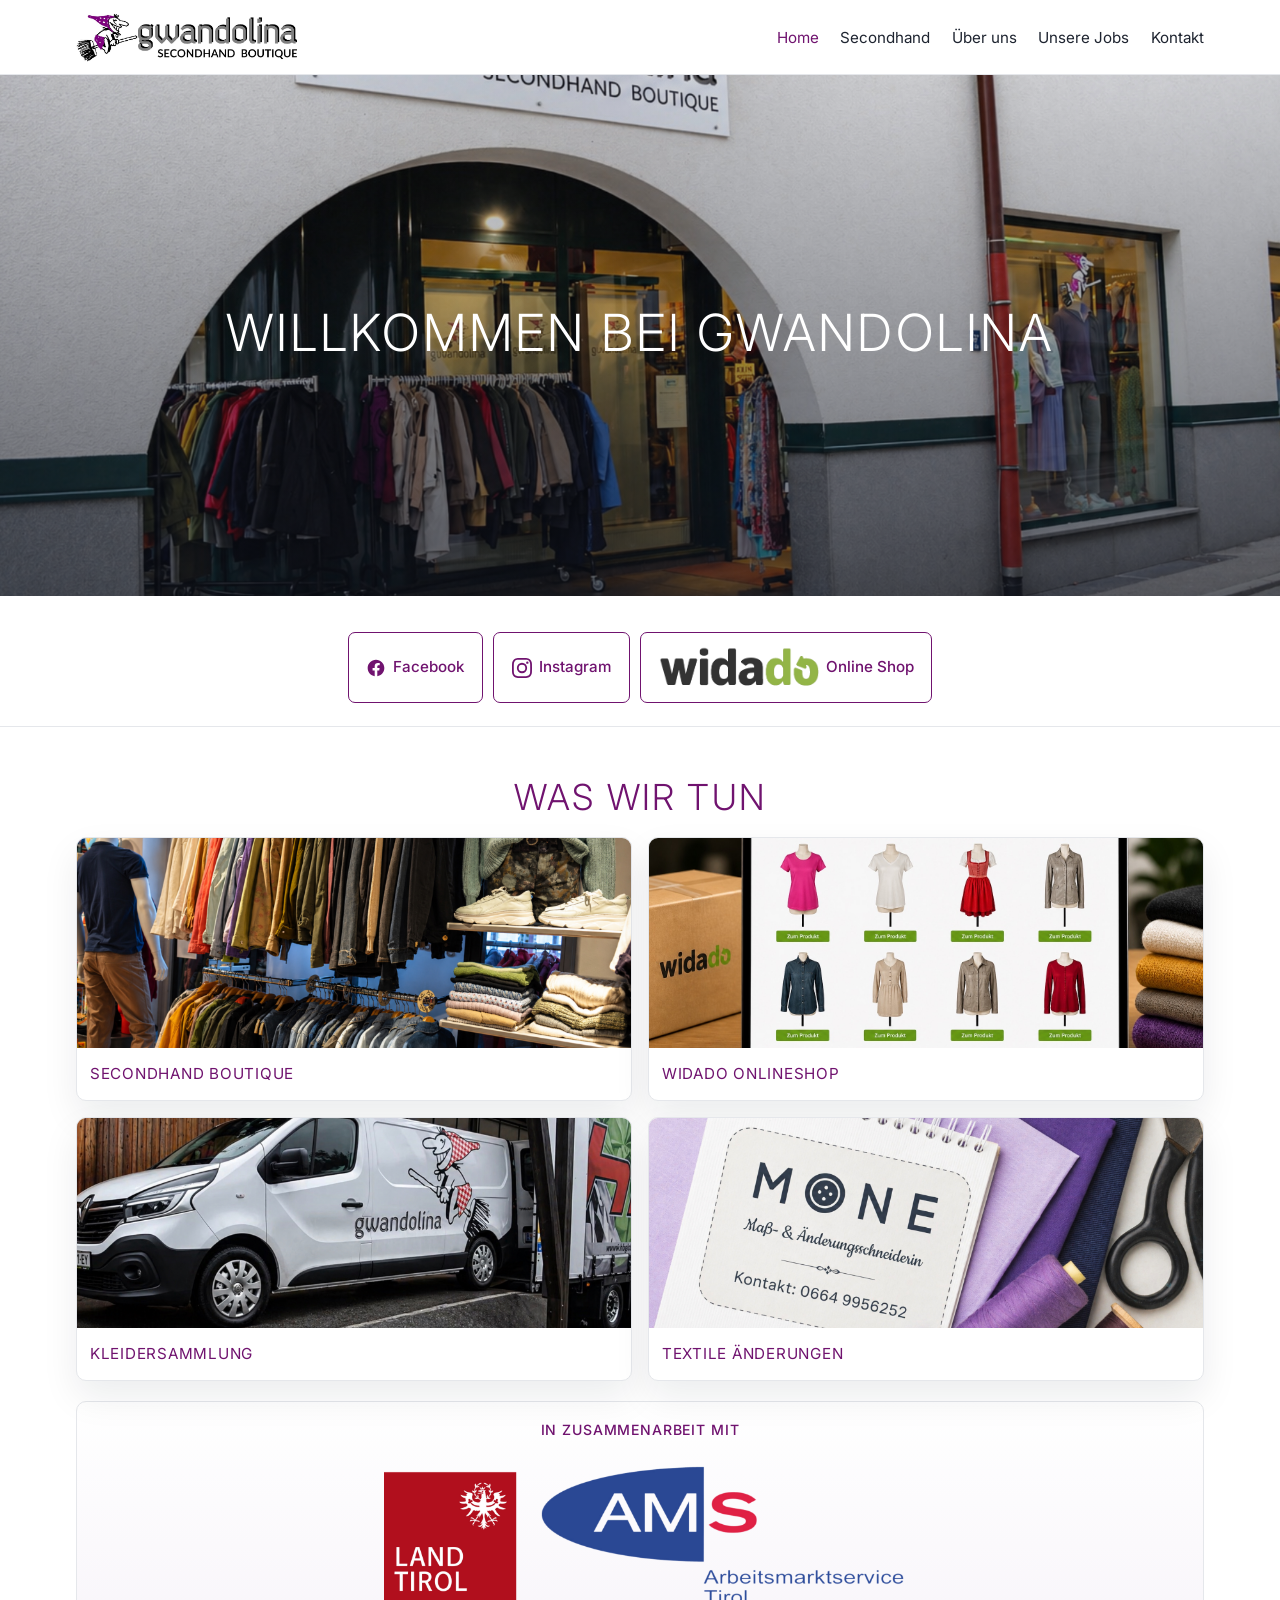
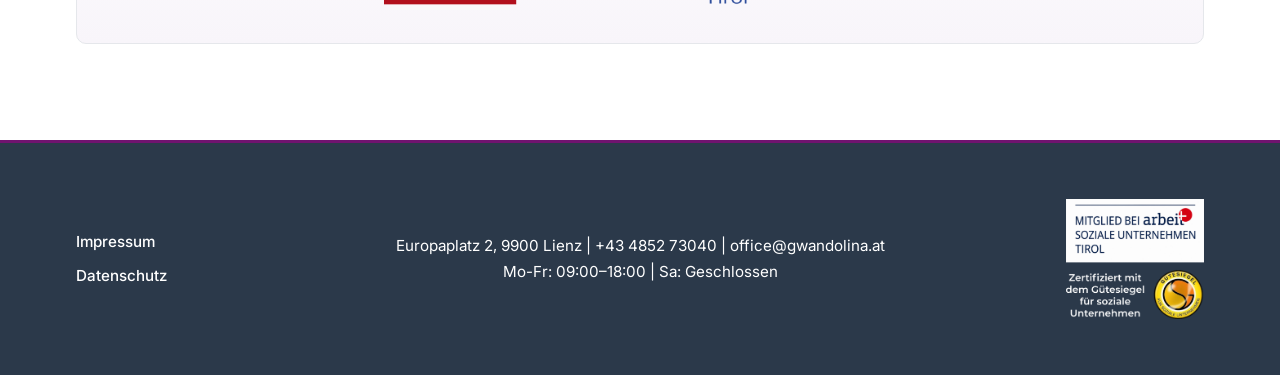
<file: index.html>
<!DOCTYPE html>
<html lang="de-AT">
<head>
  <meta charset="UTF-8" />
  <meta name="viewport" content="width=device-width, initial-scale=1.0" />
  <meta name="description" content="Willkommen bei Gwandolina: Secondhand, soziale Perspektiven und Kontakt in Lienz." />
  <title>Home | Gwandolina</title>
  <link rel="icon" href="images/Gwandolina%20PHOTOS/gwandolina_hexe.jpg" type="image/jpeg" />
  <link rel="preconnect" href="https://fonts.googleapis.com" />
  <link rel="preconnect" href="https://fonts.gstatic.com" crossorigin />
  <link href="https://fonts.googleapis.com/css2?family=Inter:wght@300;400;500;600&display=swap" rel="stylesheet" />
  <link rel="stylesheet" href="css/style.css" />
</head>
<body>
  <header class="site-header">
    <div class="container header-inner">
      <a href="index.html" class="logo" aria-label="Gwandolina Home"><img class="logo-image" src="images/Gwandolina%20PHOTOS/Logo.jpg" alt="Gwandolina" /></a>
      <button class="nav-toggle" aria-label="Menü öffnen" aria-expanded="false" aria-controls="main-nav"><span class="hamburger"></span></button>
      <nav id="main-nav" class="main-nav" aria-label="Hauptnavigation">
        <ul>
          <li><a href="index.html">Home</a></li>
          <li><a href="secondhand.html">Secondhand</a></li>
          <li><a href="ueber-uns.html">Über uns</a></li>
          <li><a href="jobs.html">Unsere Jobs</a></li>
          <li><a href="kontakt.html">Kontakt</a></li>
        </ul>
      </nav>
    </div>
  </header>

  <main>
    <section class="Hero">
      <div class="container Hero-content">
        <h1>Willkommen bei Gwandolina</h1>
      </div>
    </section>

    <section class="LogoStrip">
      <div class="container">
        <div class="logo-strip-grid">
        </div>
        <div class="SocialLinks">
            <a class="btn btn-social" href="https://www.facebook.com/gwandolina" target="_blank" rel="noopener noreferrer" aria-label="Facebook">
              <svg xmlns="http://www.w3.org/2000/svg" width="20" height="20" viewBox="0 0 24 24" fill="currentColor" aria-hidden="true"><path d="M22 12c0-5.522-4.477-10-10-10S2 6.478 2 12c0 4.991 3.657 9.128 8.438 9.878v-6.987H7.898V12h2.54V9.797c0-2.506 1.492-3.89 3.777-3.89 1.094 0 2.238.195 2.238.195v2.46h-1.26c-1.243 0-1.63.771-1.63 1.562V12h2.773l-.443 2.89h-2.33v6.988C18.343 21.128 22 16.991 22 12z"/></svg>
              Facebook
            </a>
            <a class="btn btn-social" href="https://www.instagram.com/gwandolinasecondhand?igsh=MWM1YzRqenR1MHRicw==" target="_blank" rel="noopener noreferrer" aria-label="Instagram">
              <svg xmlns="http://www.w3.org/2000/svg" width="20" height="20" viewBox="0 0 24 24" fill="currentColor" aria-hidden="true"><path d="M12 2.163c3.204 0 3.584.012 4.85.07 1.366.062 2.633.334 3.608 1.308.975.975 1.246 2.242 1.308 3.608.058 1.266.07 1.646.07 4.85s-.012 3.584-.07 4.85c-.062 1.366-.334 2.633-1.308 3.608-.975.975-2.242 1.246-3.608 1.308-1.266.058-1.646.07-4.85.07s-3.584-.012-4.85-.07c-1.366-.062-2.633-.334-3.608-1.308-.975-.975-1.246-2.242-1.308-3.608C2.175 15.584 2.163 15.204 2.163 12s.012-3.584.07-4.85c.062-1.366.334-2.633 1.308-3.608.975-.975 2.242-1.246 3.608-1.308C8.416 2.175 8.796 2.163 12 2.163zm0-2.163C8.741 0 8.332.014 7.052.072 5.197.157 3.355.673 2.014 2.014.673 3.355.157 5.197.072 7.052.014 8.332 0 8.741 0 12c0 3.259.014 3.668.072 4.948.085 1.855.601 3.697 1.942 5.038 1.341 1.341 3.183 1.857 5.038 1.942C8.332 23.986 8.741 24 12 24s3.668-.014 4.948-.072c1.855-.085 3.697-.601 5.038-1.942 1.341-1.341 1.857-3.183 1.942-5.038.058-1.28.072-1.689.072-4.948 0-3.259-.014-3.668-.072-4.948-.085-1.855-.601-3.697-1.942-5.038C20.645.673 18.803.157 16.948.072 15.668.014 15.259 0 12 0zm0 5.838a6.162 6.162 0 1 0 0 12.324 6.162 6.162 0 0 0 0-12.324zm0 10.162a4 4 0 1 1 0-8 4 4 0 0 1 0 8zm6.406-11.845a1.44 1.44 0 1 0 0 2.881 1.44 1.44 0 0 0 0-2.881z"/></svg>
              Instagram
            </a>
            <a class="btn btn-social" href="https://www.widado.com/s/gwandolina" target="_blank" rel="noopener noreferrer" aria-label="Online Shop WIDADO">
              <img src="images/Gwandolina%20PHOTOS/widado_logo_xl_transparent_rgb.png" alt="WIDADO" width="160" height="50" style="display:block;object-fit:contain;" />
              Online Shop
            </a>
        </div>
      </div>
    </section>

    <section class="section">
      <div class="container two-col-list">
        <h2 class="section-title centered" style="grid-column: 1 / -1;">Was wir tun</h2>
        <div class="what-grid" style="grid-column: 1 / -1;">
          <a class="what-card" href="secondhand.html"><img class="what-card-media" src="images/Gwandolina%20PHOTOS/Secondhand%20Boutique.jpg" alt="Secondhand Boutique" loading="lazy" /><span>Secondhand Boutique</span></a>
          <a class="what-card" href="secondhand.html#widado"><img class="what-card-media" src="images/Gwandolina%20PHOTOS/widado_shop_view.png" alt="Widado Onlineshop" loading="lazy" /><span>Widado Onlineshop</span></a>
          <a class="what-card" href="secondhand.html#kleidersammlung"><img class="what-card-media" src="images/Gwandolina%20PHOTOS/Kleidersammlung.jpg" alt="Kleidersammlung" loading="lazy" /><span>Kleidersammlung</span></a>
          <a class="what-card" href="secondhand.html#textilaenderungen"><img class="what-card-media" src="images/Gwandolina%20PHOTOS/Mone.jpg" alt="Textile Änderungen" loading="lazy" /><span>Textile Änderungen</span></a>
        </div>
        <div class="collaboration-block" style="grid-column: 1 / -1;">
          <p class="collaboration-label">In Zusammenarbeit mit</p>
          <img class="collaboration-logo" src="images/Gwandolina%20PHOTOS/Arbeitsmarktservice%20Tirol.png" alt="Arbeitsmarktservice Tirol" loading="lazy" />
        </div>
      </div>
    </section>
  </main>

  <footer class="site-footer">
    <div class="container footer-grid">
      <div class="footer-links">
        <p><a href="impressum.html">Impressum</a></p>
        <p><a href="datenschutz.html">Datenschutz</a></p>
      </div>
      <div class="footer-info">
        <p>Europaplatz 2, 9900 Lienz | <a href="tel:+43485273040">+43 4852 73040</a> | <a href="mailto:office@gwandolina.at">office@gwandolina.at</a></p>
        <p>Mo-Fr: 09:00–18:00 | Sa: Geschlossen</p>
      </div>
      <div class="footer-right">
        <img src="images/Gwandolina%20PHOTOS/footer%20right%20image.png" alt="" loading="lazy" />
      </div>
    </div>
  </footer>

  <script src="js/main.js"></script>
</body>
</html>
</file>
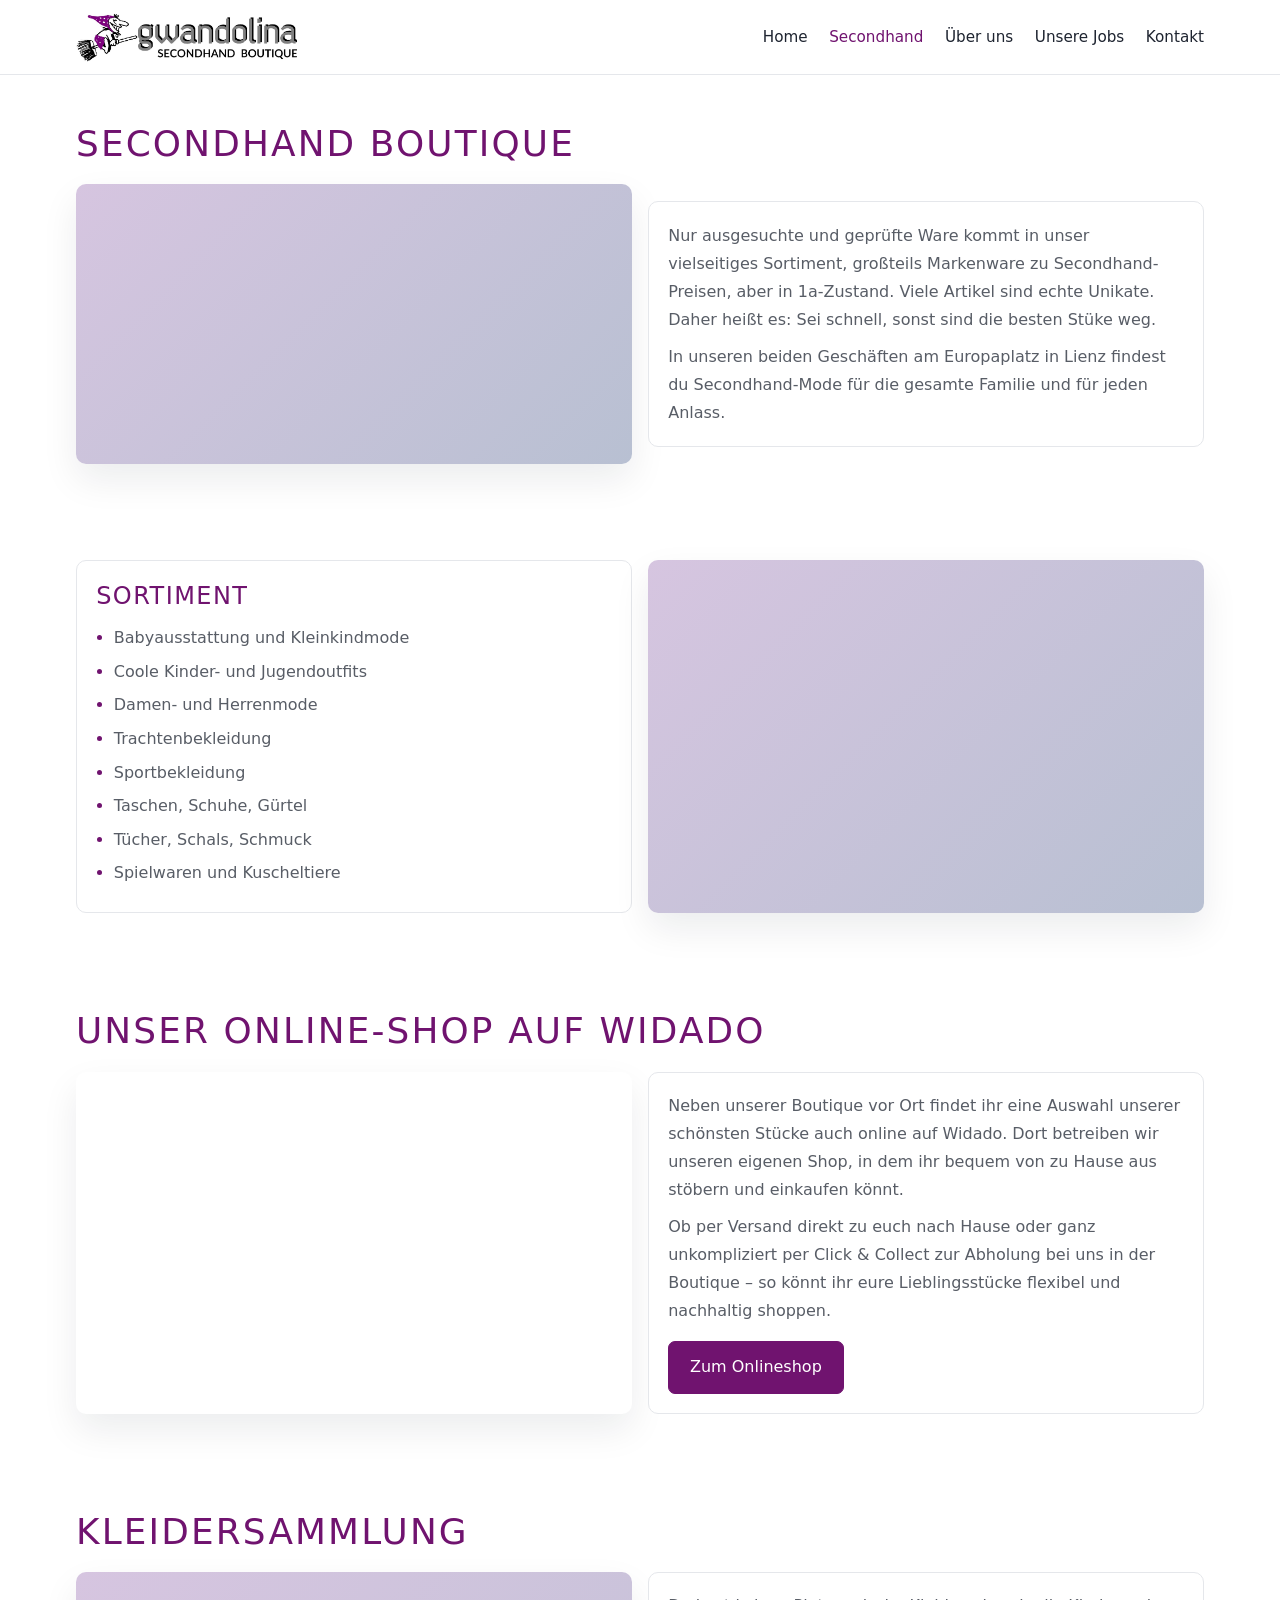
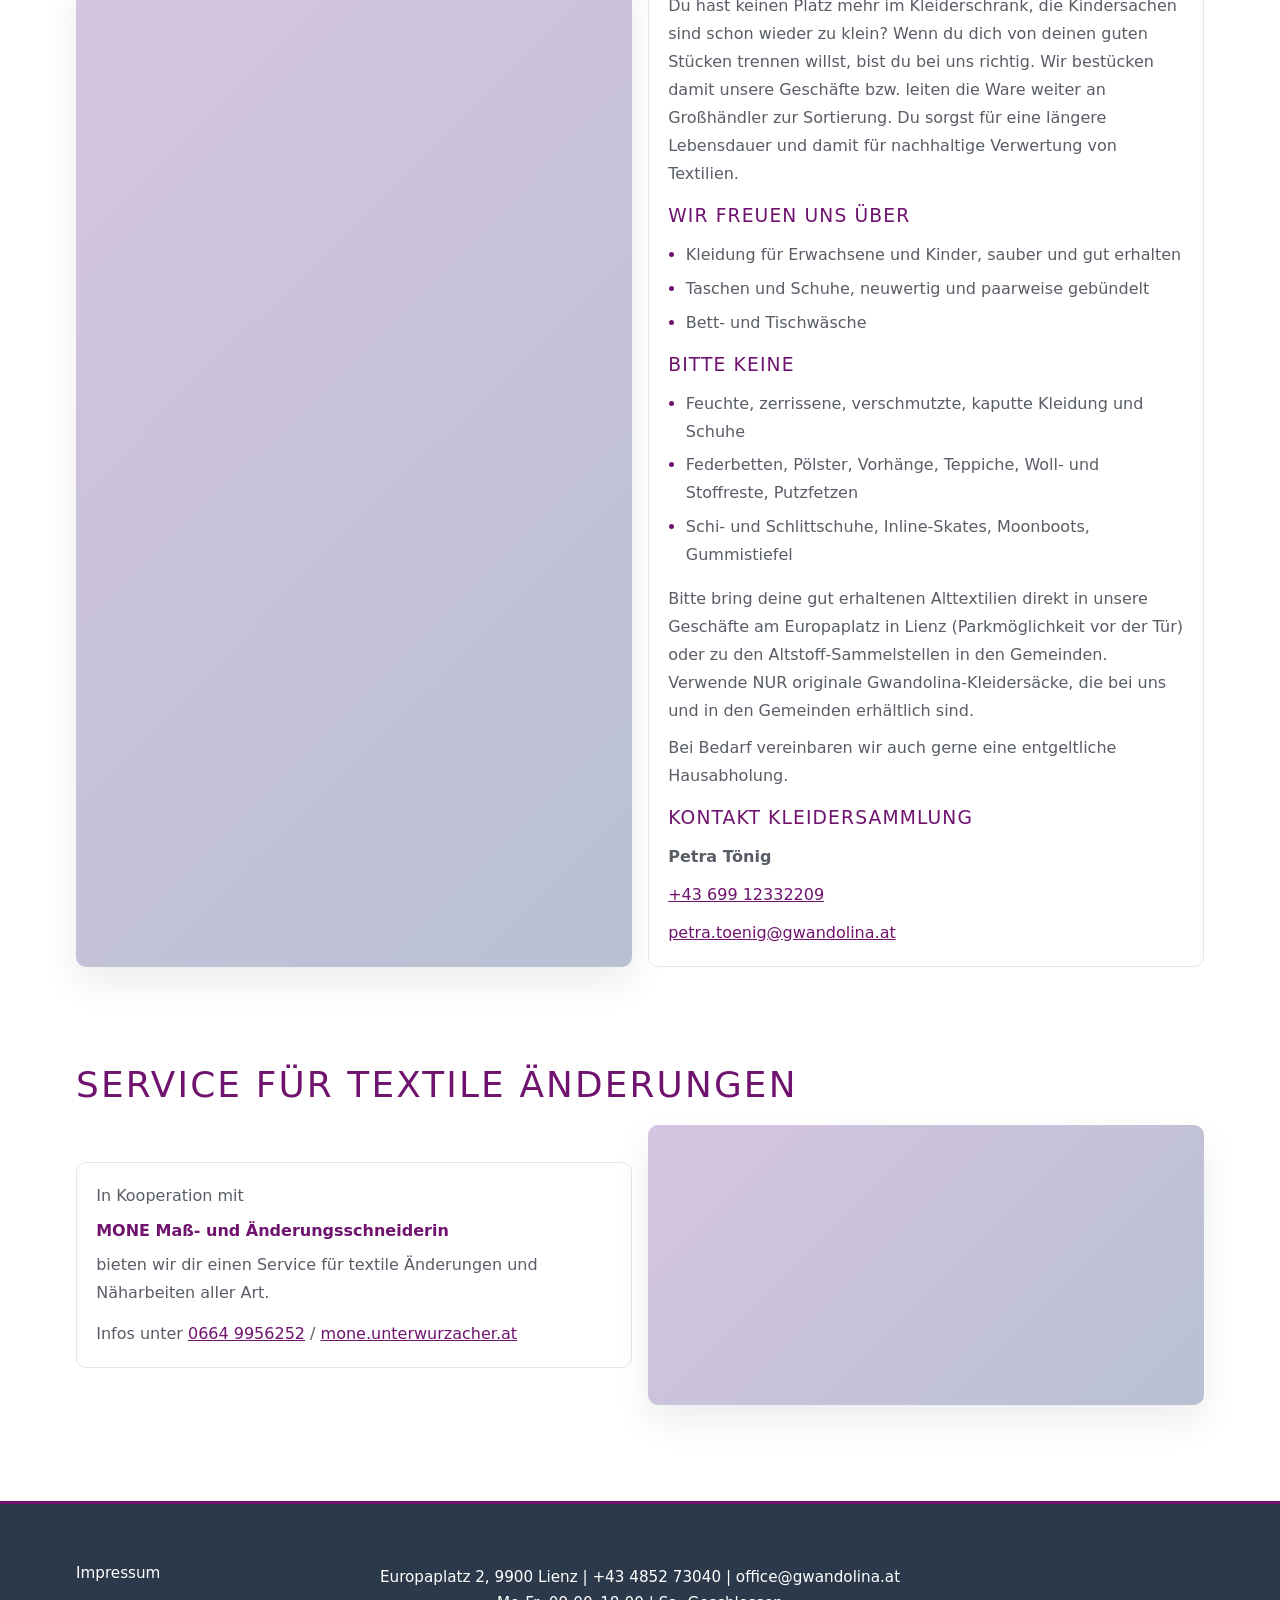
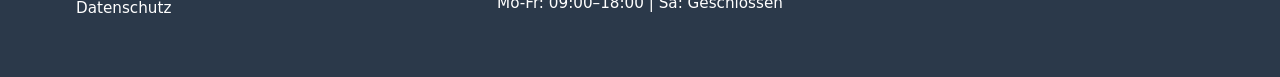
<file: boutique.html>
<!DOCTYPE html>
<html lang="de-AT">
<head>
  <meta charset="UTF-8" />
  <meta http-equiv="refresh" content="0; url=secondhand.html" />
  <meta name="viewport" content="width=device-width, initial-scale=1.0" />
  <title>Weiterleitung | Gwandolina</title>
  <link rel="icon" href="images/Gwandolina%20PHOTOS/gwandolina_hexe.jpg" type="image/jpeg" />
</head>
<body>
  <p>Weiterleitung zu <a href="secondhand.html">Secondhand</a> ...</p>
</body>
</html>
</file>
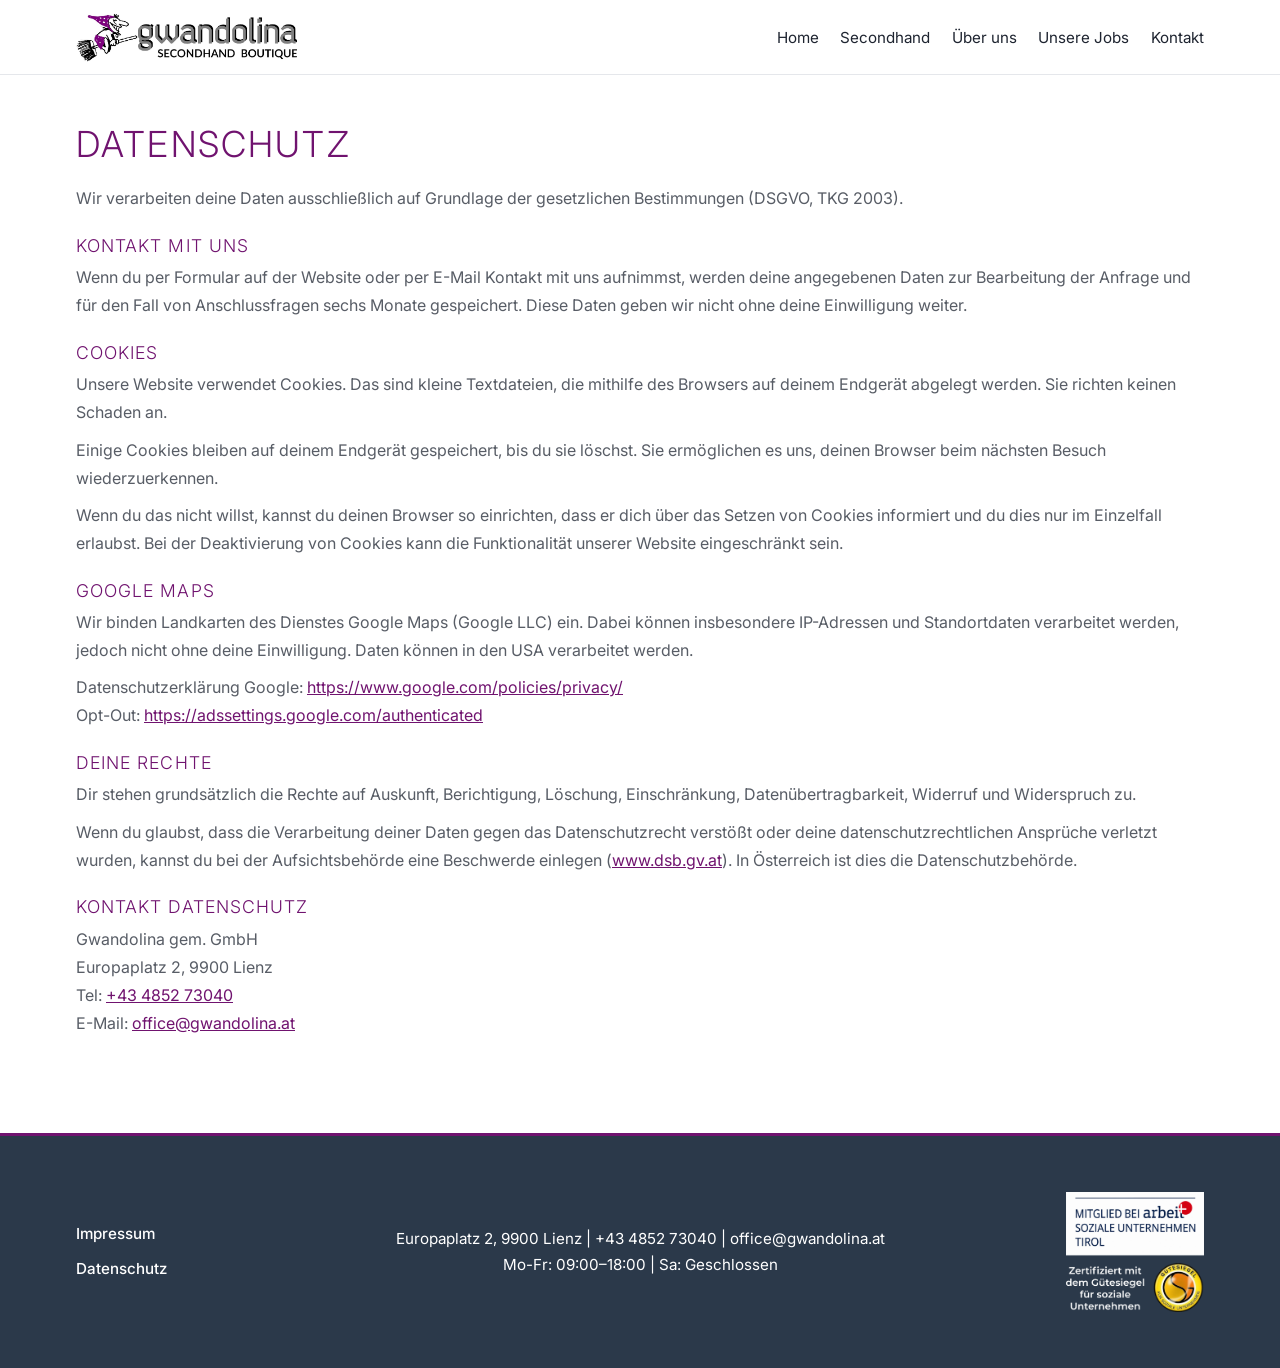
<file: datenschutz.html>
<!DOCTYPE html>
<html lang="de-AT">
<head>
  <meta charset="UTF-8" />
  <meta name="viewport" content="width=device-width, initial-scale=1.0" />
  <meta name="description" content="Datenschutzerklarung der Gwandolina gem.GmbH." />
  <title>Datenschutz | Gwandolina</title>
  <link rel="icon" href="images/Gwandolina%20PHOTOS/gwandolina_hexe.jpg" type="image/jpeg" />
  <link rel="preconnect" href="https://fonts.googleapis.com" />
  <link rel="preconnect" href="https://fonts.gstatic.com" crossorigin />
  <link href="https://fonts.googleapis.com/css2?family=Inter:wght@300;400;500;600&display=swap" rel="stylesheet" />
  <link rel="stylesheet" href="css/style.css" />
</head>
<body>
  <header class="site-header">
    <div class="container header-inner">
      <a href="index.html" class="logo" aria-label="Gwandolina Home"><img class="logo-image" src="images/Gwandolina%20PHOTOS/Logo.jpg" alt="Gwandolina" /></a>
      <button class="nav-toggle" aria-label="Menü öffnen" aria-expanded="false" aria-controls="main-nav"><span class="hamburger"></span></button>
      <nav id="main-nav" class="main-nav" aria-label="Hauptnavigation">
        <ul>
          <li><a href="index.html">Home</a></li>
          <li><a href="secondhand.html">Secondhand</a></li>
          <li><a href="ueber-uns.html">Über uns</a></li>
          <li><a href="jobs.html">Unsere Jobs</a></li>
          <li><a href="kontakt.html">Kontakt</a></li>
        </ul>
      </nav>
    </div>
  </header>

  <main>
    <section class="section">
      <div class="container legal-text TextBlock">
        <h1 class="section-title">Datenschutz</h1>
        <p>
          Wir verarbeiten deine Daten ausschließlich auf Grundlage der gesetzlichen
          Bestimmungen (DSGVO, TKG 2003).
        </p>

        <h2>Kontakt mit uns</h2>
        <p>
          Wenn du per Formular auf der Website oder per E-Mail Kontakt mit uns aufnimmst,
          werden deine angegebenen Daten zur Bearbeitung der Anfrage und für den Fall von
          Anschlussfragen sechs Monate gespeichert. Diese Daten geben wir nicht ohne deine
          Einwilligung weiter.
        </p>

        <h2>Cookies</h2>
        <p>
          Unsere Website verwendet Cookies. Das sind kleine Textdateien, die mithilfe des
          Browsers auf deinem Endgerät abgelegt werden. Sie richten keinen Schaden an.
        </p>
        <p>
          Einige Cookies bleiben auf deinem Endgerät gespeichert, bis du sie löschst. Sie
          ermöglichen es uns, deinen Browser beim nächsten Besuch wiederzuerkennen.
        </p>
        <p>
          Wenn du das nicht willst, kannst du deinen Browser so einrichten, dass er dich
          über das Setzen von Cookies informiert und du dies nur im Einzelfall erlaubst.
          Bei der Deaktivierung von Cookies kann die Funktionalität unserer Website
          eingeschränkt sein.
        </p>

        <h2>Google Maps</h2>
        <p>
          Wir binden Landkarten des Dienstes Google Maps (Google LLC) ein. Dabei können
          insbesondere IP-Adressen und Standortdaten verarbeitet werden, jedoch nicht ohne
          deine Einwilligung. Daten können in den USA verarbeitet werden.
        </p>
        <p>
          Datenschutzerklärung Google: <a href="https://www.google.com/policies/privacy/" target="_blank" rel="noopener noreferrer">https://www.google.com/policies/privacy/</a><br />
          Opt-Out: <a href="https://adssettings.google.com/authenticated" target="_blank" rel="noopener noreferrer">https://adssettings.google.com/authenticated</a>
        </p>

        <h2>Deine Rechte</h2>
        <p>
          Dir stehen grundsätzlich die Rechte auf Auskunft, Berichtigung, Löschung,
          Einschränkung, Datenübertragbarkeit, Widerruf und Widerspruch zu.
        </p>
        <p>
          Wenn du glaubst, dass die Verarbeitung deiner Daten gegen das Datenschutzrecht
          verstößt oder deine datenschutzrechtlichen Ansprüche verletzt wurden, kannst du
          bei der Aufsichtsbehörde eine Beschwerde einlegen (<a href="https://www.dsb.gv.at" target="_blank" rel="noopener noreferrer">www.dsb.gv.at</a>).
          In Österreich ist dies die Datenschutzbehörde.
        </p>

        <h2>Kontakt Datenschutz</h2>
        <p>
          Gwandolina gem. GmbH<br />
          Europaplatz 2, 9900 Lienz<br />
          Tel: <a href="tel:+43485273040">+43 4852 73040</a><br />
          E-Mail: <a href="mailto:office@gwandolina.at">office@gwandolina.at</a>
        </p>
      </div>
    </section>
  </main>

  <footer class="site-footer">
    <div class="container footer-grid">
      <div class="footer-links">
        <p><a href="impressum.html">Impressum</a></p>
        <p><a href="datenschutz.html">Datenschutz</a></p>
      </div>
      <div class="footer-info">
        <p>Europaplatz 2, 9900 Lienz | <a href="tel:+43485273040">+43 4852 73040</a> | <a href="mailto:office@gwandolina.at">office@gwandolina.at</a></p>
        <p>Mo-Fr: 09:00–18:00 | Sa: Geschlossen</p>
      </div>
      <div class="footer-right">
        <img src="images/Gwandolina%20PHOTOS/footer%20right%20image.png" alt="" loading="lazy" />
      </div>
    </div>
  </footer>

  <script src="js/main.js"></script>
</body>
</html>
</file>
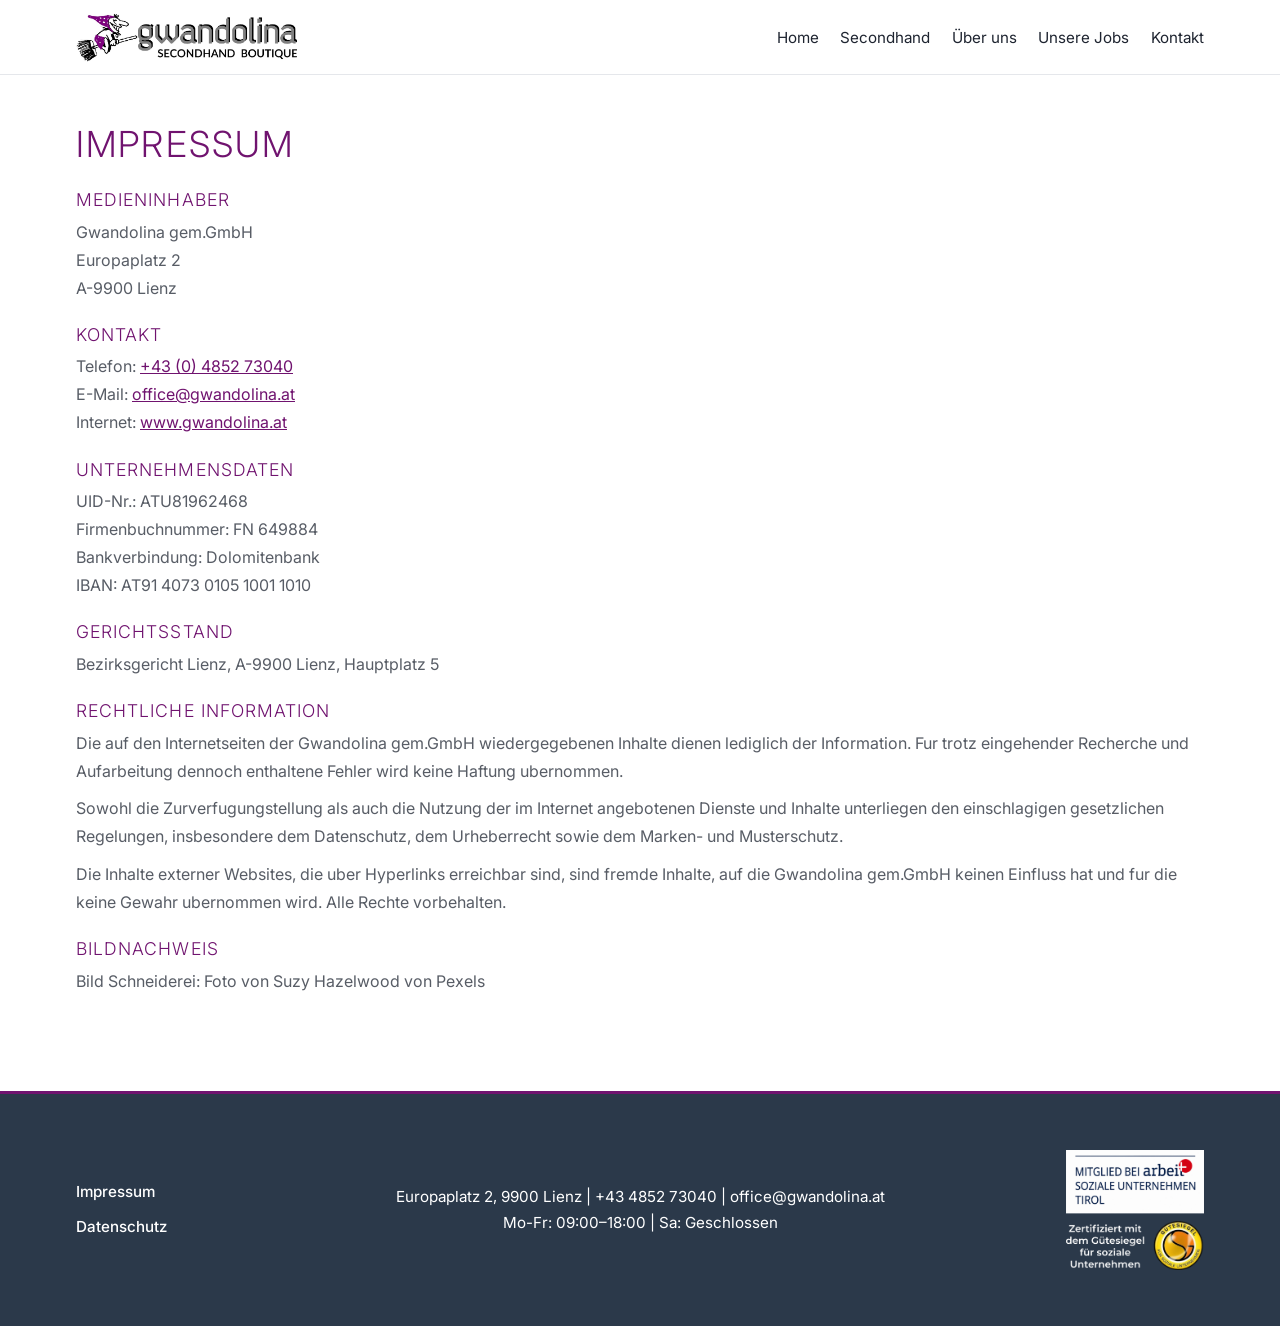
<file: impressum.html>
<!DOCTYPE html>
<html lang="de-AT">
<head>
  <meta charset="UTF-8" />
  <meta name="viewport" content="width=device-width, initial-scale=1.0" />
  <meta name="description" content="Impressum der Gwandolina gem.GmbH." />
  <title>Impressum | Gwandolina</title>
  <link rel="icon" href="images/Gwandolina%20PHOTOS/gwandolina_hexe.jpg" type="image/jpeg" />
  <link rel="preconnect" href="https://fonts.googleapis.com" />
  <link rel="preconnect" href="https://fonts.gstatic.com" crossorigin />
  <link href="https://fonts.googleapis.com/css2?family=Inter:wght@300;400;500;600&display=swap" rel="stylesheet" />
  <link rel="stylesheet" href="css/style.css" />
</head>
<body>
  <header class="site-header">
    <div class="container header-inner">
      <a href="index.html" class="logo" aria-label="Gwandolina Home"><img class="logo-image" src="images/Gwandolina%20PHOTOS/Logo.jpg" alt="Gwandolina" /></a>
      <button class="nav-toggle" aria-label="Menü öffnen" aria-expanded="false" aria-controls="main-nav"><span class="hamburger"></span></button>
      <nav id="main-nav" class="main-nav" aria-label="Hauptnavigation">
        <ul>
          <li><a href="index.html">Home</a></li>
          <li><a href="secondhand.html">Secondhand</a></li>
          <li><a href="ueber-uns.html">Über uns</a></li>
          <li><a href="jobs.html">Unsere Jobs</a></li>
          <li><a href="kontakt.html">Kontakt</a></li>
        </ul>
      </nav>
    </div>
  </header>

  <main>
    <section class="section">
      <div class="container legal-text TextBlock">
        <h1 class="section-title">Impressum</h1>
        <h2>Medieninhaber</h2>
        <p>Gwandolina gem.GmbH<br />Europaplatz 2<br />A-9900 Lienz</p>

        <h2>Kontakt</h2>
        <p>
          Telefon: <a href="tel:+43485273040">+43 (0) 4852 73040</a><br />
          E-Mail: <a href="mailto:office@gwandolina.at">office@gwandolina.at</a><br />
          Internet: <a href="https://www.gwandolina.at" target="_blank" rel="noopener noreferrer">www.gwandolina.at</a>
        </p>

        <h2>Unternehmensdaten</h2>
        <p>
          UID-Nr.: ATU81962468<br />
          Firmenbuchnummer: FN 649884<br />
          Bankverbindung: Dolomitenbank<br />
          IBAN: AT91 4073 0105 1001 1010
        </p>

        <h2>Gerichtsstand</h2>
        <p>Bezirksgericht Lienz, A-9900 Lienz, Hauptplatz 5</p>

        <h2>Rechtliche Information</h2>
        <p>
          Die auf den Internetseiten der Gwandolina gem.GmbH wiedergegebenen Inhalte dienen
          lediglich der Information. Fur trotz eingehender Recherche und Aufarbeitung dennoch
          enthaltene Fehler wird keine Haftung ubernommen.
        </p>
        <p>
          Sowohl die Zurverfugungstellung als auch die Nutzung der im Internet angebotenen
          Dienste und Inhalte unterliegen den einschlagigen gesetzlichen Regelungen,
          insbesondere dem Datenschutz, dem Urheberrecht sowie dem Marken- und Musterschutz.
        </p>
        <p>
          Die Inhalte externer Websites, die uber Hyperlinks erreichbar sind, sind fremde
          Inhalte, auf die Gwandolina gem.GmbH keinen Einfluss hat und fur die keine Gewahr
          ubernommen wird. Alle Rechte vorbehalten.
        </p>

        <h2>Bildnachweis</h2>
        <p>Bild Schneiderei: Foto von Suzy Hazelwood von Pexels</p>
      </div>
    </section>
  </main>

  <footer class="site-footer">
    <div class="container footer-grid">
      <div class="footer-links">
        <p><a href="impressum.html">Impressum</a></p>
        <p><a href="datenschutz.html">Datenschutz</a></p>
      </div>
      <div class="footer-info">
        <p>Europaplatz 2, 9900 Lienz | <a href="tel:+43485273040">+43 4852 73040</a> | <a href="mailto:office@gwandolina.at">office@gwandolina.at</a></p>
        <p>Mo-Fr: 09:00–18:00 | Sa: Geschlossen</p>
      </div>
      <div class="footer-right">
        <img src="images/Gwandolina%20PHOTOS/footer%20right%20image.png" alt="" loading="lazy" />
      </div>
    </div>
  </footer>

  <script src="js/main.js"></script>
</body>
</html>
</file>
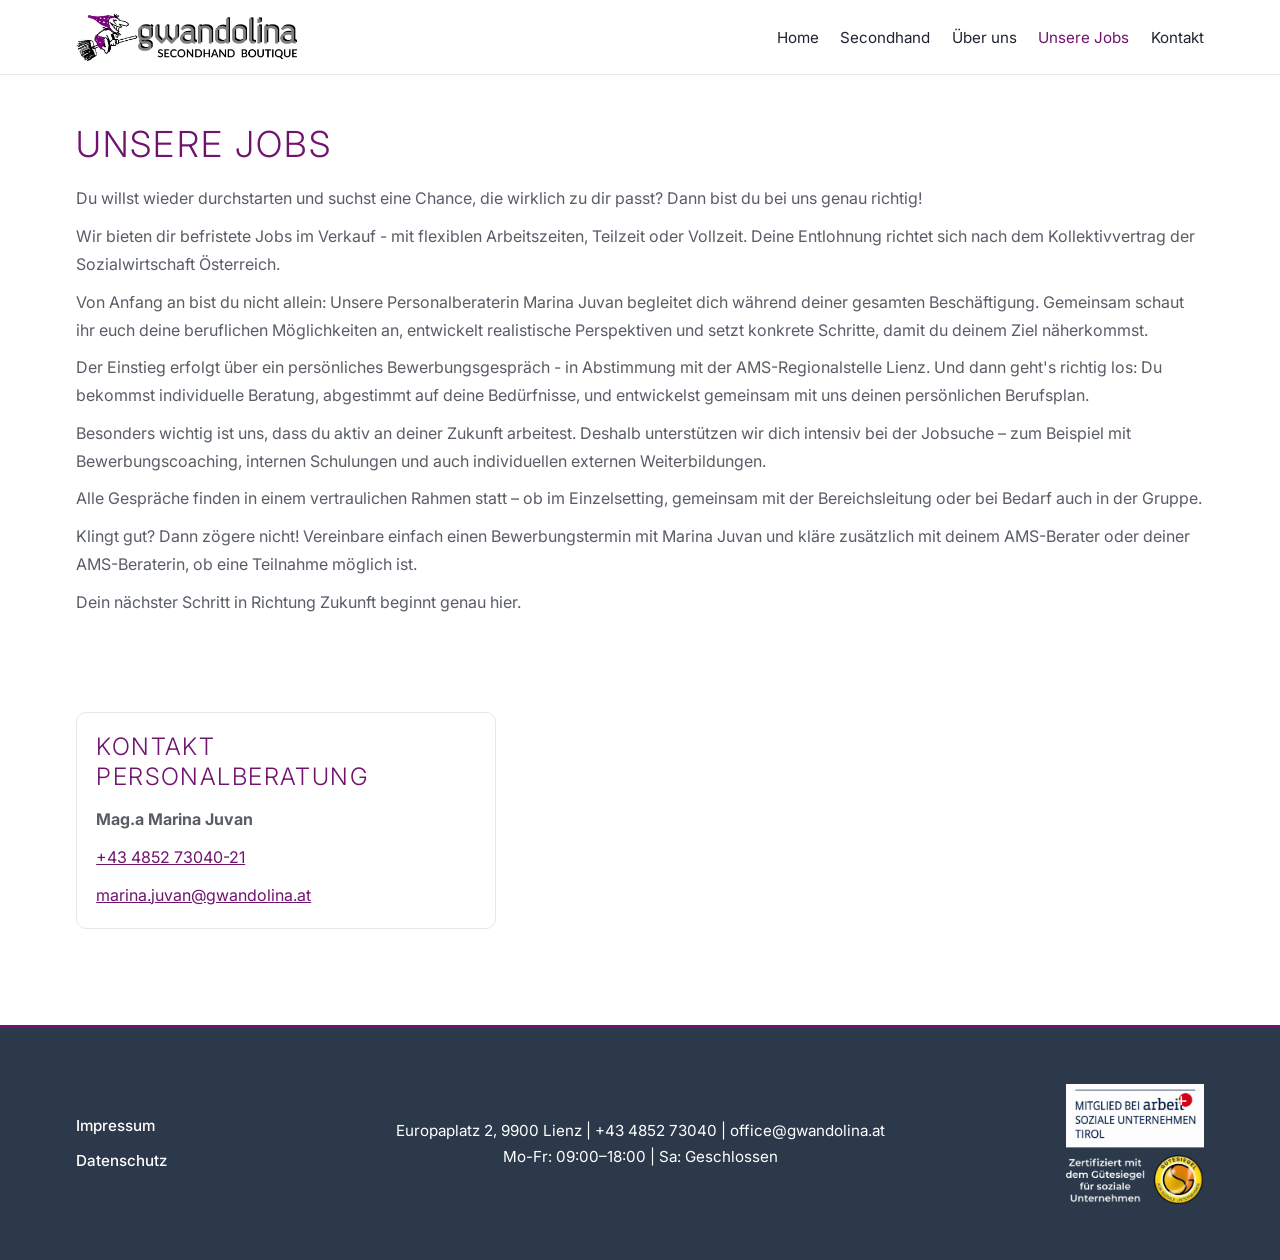
<file: jobs.html>
<!DOCTYPE html>
<html lang="de-AT">
<head>
  <meta charset="UTF-8" />
  <meta name="viewport" content="width=device-width, initial-scale=1.0" />
  <meta name="description" content="Jobs und Personalberatung bei Gwandolina: befristete Stellen im Verkauf mit Begleitung und Qualifizierung." />
  <title>Unsere Jobs | Gwandolina</title>
  <link rel="icon" href="images/Gwandolina%20PHOTOS/gwandolina_hexe.jpg" type="image/jpeg" />
  <link rel="preconnect" href="https://fonts.googleapis.com" />
  <link rel="preconnect" href="https://fonts.gstatic.com" crossorigin />
  <link href="https://fonts.googleapis.com/css2?family=Inter:wght@300;400;500;600&display=swap" rel="stylesheet" />
  <link rel="stylesheet" href="css/style.css" />
</head>
<body>
  <header class="site-header">
    <div class="container header-inner">
      <a href="index.html" class="logo" aria-label="Gwandolina Home"><img class="logo-image" src="images/Gwandolina%20PHOTOS/Logo.jpg" alt="Gwandolina" /></a>
      <button class="nav-toggle" aria-label="Menü öffnen" aria-expanded="false" aria-controls="main-nav"><span class="hamburger"></span></button>
      <nav id="main-nav" class="main-nav" aria-label="Hauptnavigation">
        <ul>
          <li><a href="index.html">Home</a></li>
          <li><a href="secondhand.html">Secondhand</a></li>
          <li><a href="ueber-uns.html">Über uns</a></li>
          <li><a href="jobs.html">Unsere Jobs</a></li>
          <li><a href="kontakt.html">Kontakt</a></li>
        </ul>
      </nav>
    </div>
  </header>

  <main>
    <section class="section">
      <div class="container TextBlock">
        <h1 class="section-title">Unsere Jobs</h1>
        <p>Du willst wieder durchstarten und suchst eine Chance, die wirklich zu dir passt? Dann bist du bei uns genau richtig!</p>
        <p>Wir bieten dir befristete Jobs im Verkauf - mit flexiblen Arbeitszeiten, Teilzeit oder Vollzeit. Deine Entlohnung richtet sich nach dem Kollektivvertrag der Sozialwirtschaft Österreich.</p>
        <p>Von Anfang an bist du nicht allein: Unsere Personalberaterin Marina Juvan begleitet dich während deiner gesamten Beschäftigung. Gemeinsam schaut ihr euch deine beruflichen Möglichkeiten an, entwickelt realistische Perspektiven und setzt konkrete Schritte, damit du deinem Ziel näherkommst.</p>
        <p>Der Einstieg erfolgt über ein persönliches Bewerbungsgespräch - in Abstimmung mit der AMS-Regionalstelle Lienz. Und dann geht's richtig los: Du bekommst individuelle Beratung, abgestimmt auf deine Bedürfnisse, und entwickelst gemeinsam mit uns deinen persönlichen Berufsplan.</p>
        <p>Besonders wichtig ist uns, dass du aktiv an deiner Zukunft arbeitest. Deshalb unterstützen wir dich intensiv bei der Jobsuche – zum Beispiel mit Bewerbungscoaching, internen Schulungen und auch individuellen externen Weiterbildungen.</p>
        <p>Alle Gespräche finden in einem vertraulichen Rahmen statt – ob im Einzelsetting, gemeinsam mit der Bereichsleitung oder bei Bedarf auch in der Gruppe.</p>
        <p>Klingt gut? Dann zögere nicht! Vereinbare einfach einen Bewerbungstermin mit Marina Juvan und kläre zusätzlich mit deinem AMS-Berater oder deiner AMS-Beraterin, ob eine Teilnahme möglich ist.</p>
        <p>Dein nächster Schritt in Richtung Zukunft beginnt genau hier.</p>
      </div>
    </section>

    <!-- Kontakt -->
    <section class="section">
      <div class="container">
        <article class="text-panel TextBlock" style="max-width:420px;">
          <h2>Kontakt Personalberatung</h2>
          <p><strong>Mag.a Marina Juvan</strong></p>
          <p><a href="tel:+4348527304021">+43 4852 73040-21</a></p>
          <p><a href="mailto:marina.juvan@gwandolina.at">marina.juvan@gwandolina.at</a></p>
        </article>
      </div>
    </section>
  </main>

  <footer class="site-footer">
    <div class="container footer-grid">
      <div class="footer-links">
        <p><a href="impressum.html">Impressum</a></p>
        <p><a href="datenschutz.html">Datenschutz</a></p>
      </div>
      <div class="footer-info">
        <p>Europaplatz 2, 9900 Lienz | <a href="tel:+43485273040">+43 4852 73040</a> | <a href="mailto:office@gwandolina.at">office@gwandolina.at</a></p>
        <p>Mo-Fr: 09:00–18:00 | Sa: Geschlossen</p>
      </div>
      <div class="footer-right">
        <img src="images/Gwandolina%20PHOTOS/footer%20right%20image.png" alt="" loading="lazy" />
      </div>
    </div>
  </footer>

  <script src="js/main.js"></script>
</body>
</html>
</file>
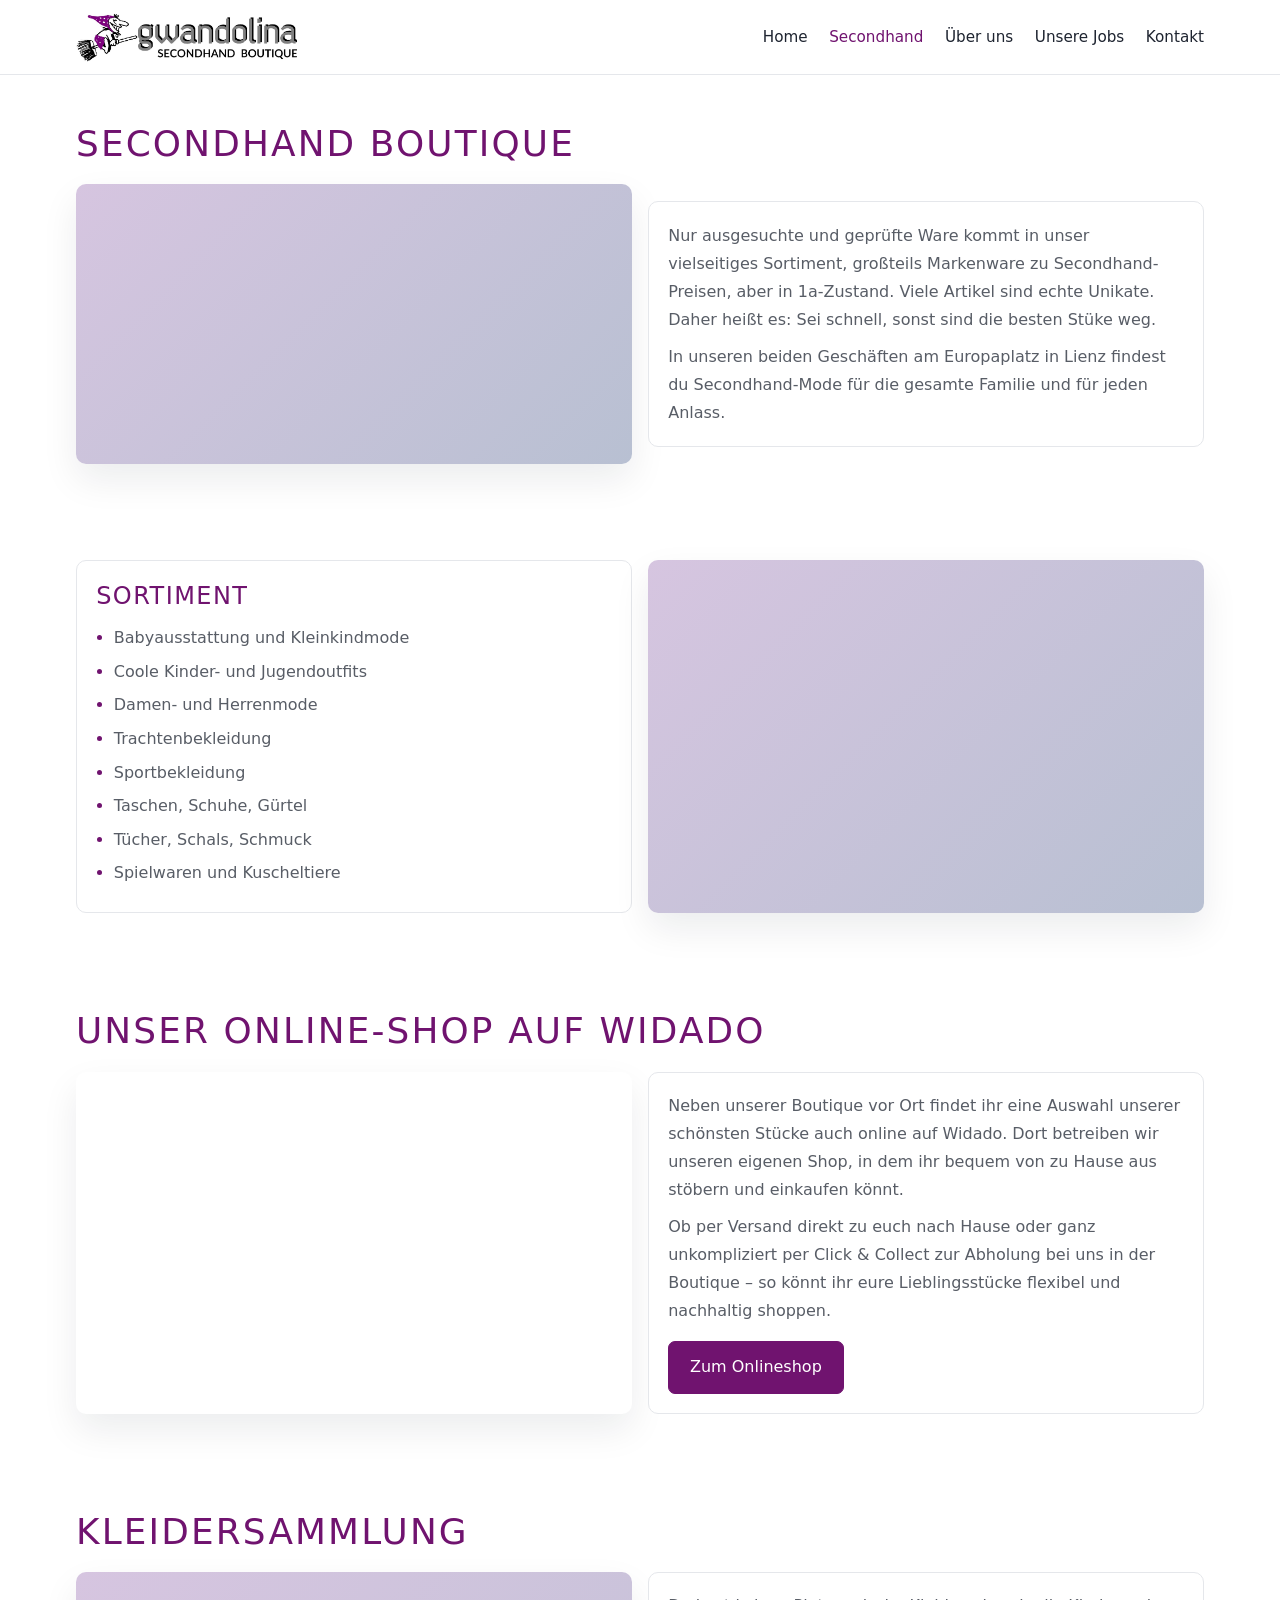
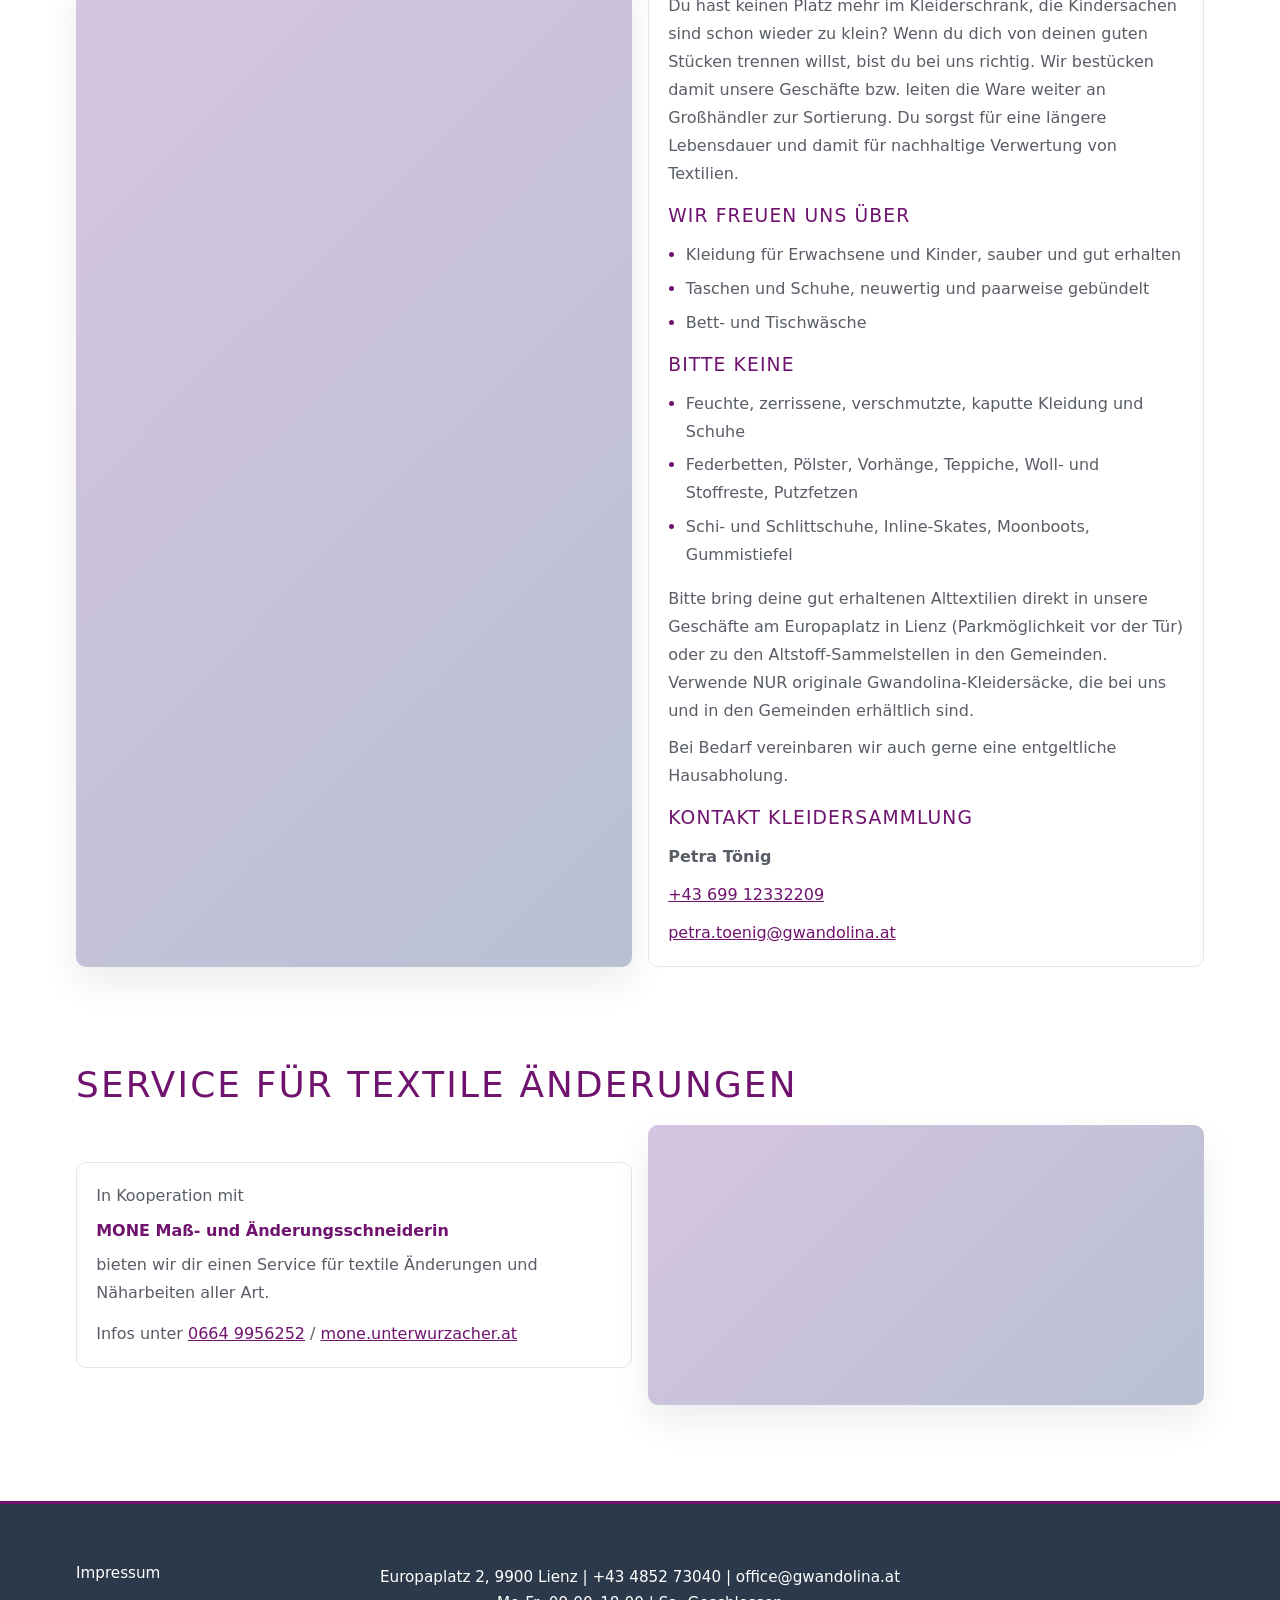
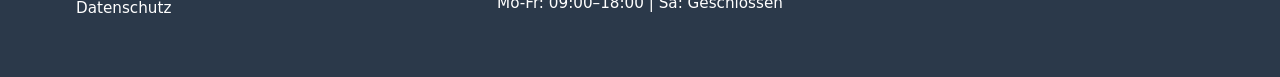
<file: kleidersammlung.html>
<!DOCTYPE html>
<html lang="de-AT">
<head>
  <meta charset="UTF-8" />
  <meta http-equiv="refresh" content="0; url=secondhand.html#kleidersammlung" />
  <meta name="viewport" content="width=device-width, initial-scale=1.0" />
  <title>Weiterleitung | Gwandolina</title>
  <link rel="icon" href="images/Gwandolina%20PHOTOS/gwandolina_hexe.jpg" type="image/jpeg" />
</head>
<body>
  <p>Weiterleitung zu <a href="secondhand.html#kleidersammlung">Kleidersammlung</a> ...</p>
</body>
</html>
</file>
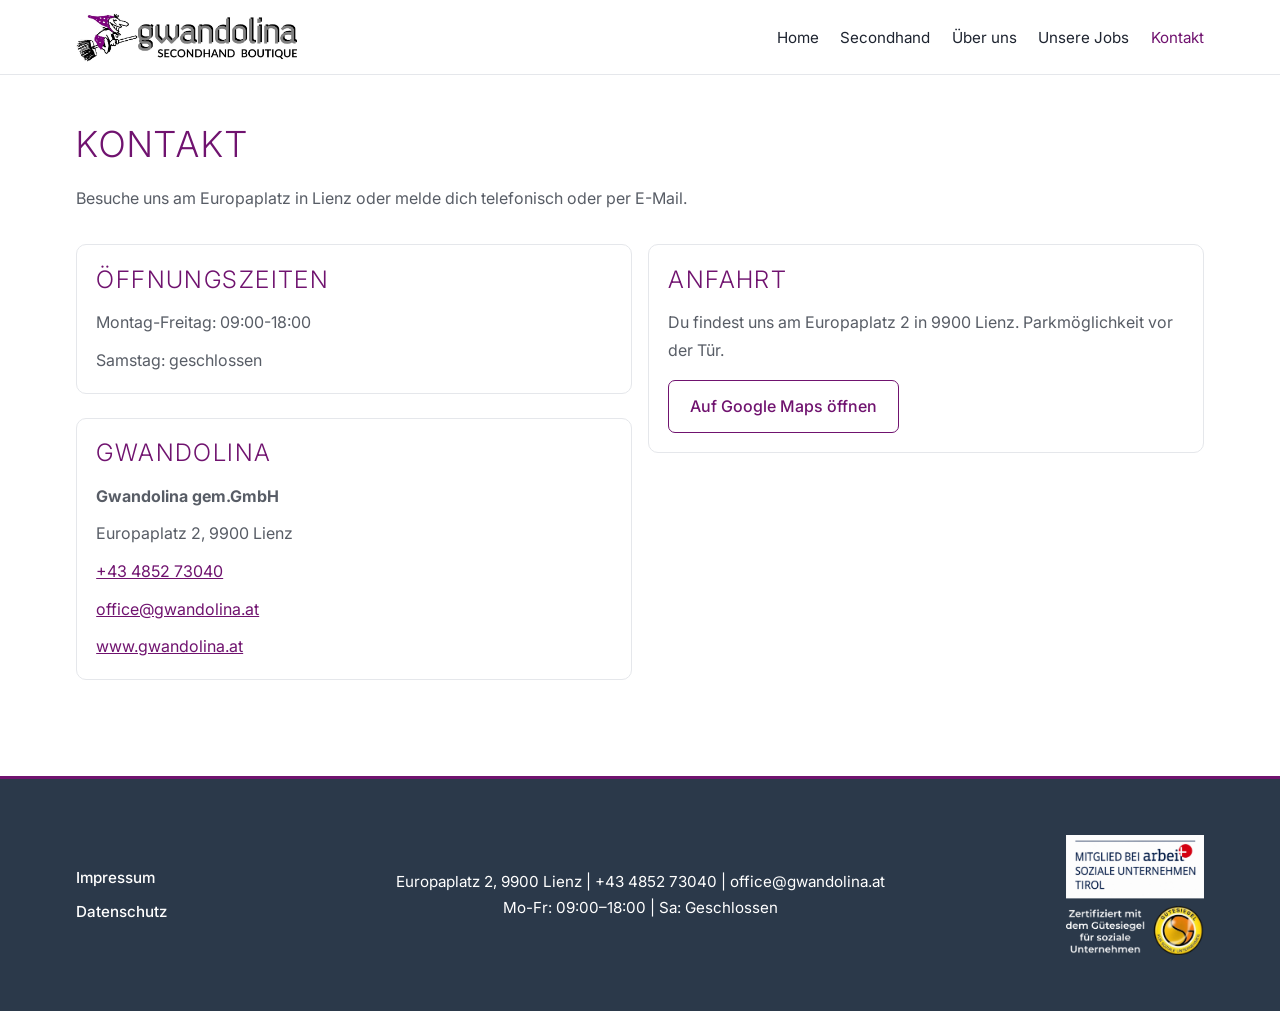
<file: kontakt.html>
<!DOCTYPE html>
<html lang="de-AT">
<head>
  <meta charset="UTF-8" />
  <meta name="viewport" content="width=device-width, initial-scale=1.0" />
  <meta name="description" content="Kontakt und Offnungszeiten der Gwandolina Secondhand Boutique in Lienz." />
  <title>Kontakt | Gwandolina</title>
  <link rel="icon" href="images/Gwandolina%20PHOTOS/gwandolina_hexe.jpg" type="image/jpeg" />
  <link rel="preconnect" href="https://fonts.googleapis.com" />
  <link rel="preconnect" href="https://fonts.gstatic.com" crossorigin />
  <link href="https://fonts.googleapis.com/css2?family=Inter:wght@300;400;500;600&display=swap" rel="stylesheet" />
  <link rel="stylesheet" href="css/style.css" />
</head>
<body>
  <header class="site-header">
    <div class="container header-inner">
      <a href="index.html" class="logo" aria-label="Gwandolina Home"><img class="logo-image" src="images/Gwandolina%20PHOTOS/Logo.jpg" alt="Gwandolina" /></a>
      <button class="nav-toggle" aria-label="Menü öffnen" aria-expanded="false" aria-controls="main-nav"><span class="hamburger"></span></button>
      <nav id="main-nav" class="main-nav" aria-label="Hauptnavigation">
        <ul>
          <li><a href="index.html">Home</a></li>
          <li><a href="secondhand.html">Secondhand</a></li>
          <li><a href="ueber-uns.html">Über uns</a></li>
          <li><a href="jobs.html">Unsere Jobs</a></li>
          <li><a href="kontakt.html">Kontakt</a></li>
        </ul>
      </nav>
    </div>
  </header>

  <main>
    <section class="section">
      <div class="container">
        <h1 class="section-title">Kontakt</h1>
        <p style="margin-bottom: 2rem;">Besuche uns am Europaplatz in Lienz oder melde dich telefonisch oder per E-Mail.</p>
        <div class="ImageTextSection" style="align-items: start;">
          <div style="display: flex; flex-direction: column; gap: 1.5rem;">
            <article class="text-panel TextBlock">
              <h2>Öffnungszeiten</h2>
              <p>Montag-Freitag: 09:00-18:00</p>
              <p>Samstag: geschlossen</p>
            </article>
            <article class="text-panel TextBlock">
              <h2>Gwandolina</h2>
              <p><strong>Gwandolina gem.GmbH</strong></p>
              <p>Europaplatz 2, 9900 Lienz</p>
              <p><a href="tel:+43485273040">+43 4852 73040</a></p>
              <p><a href="mailto:office@gwandolina.at">office@gwandolina.at</a></p>
              <p><a href="https://www.gwandolina.at" target="_blank" rel="noopener noreferrer">www.gwandolina.at</a></p>
            </article>
          </div>
          <article class="text-panel TextBlock">
            <h2>Anfahrt</h2>
            <p>Du findest uns am Europaplatz 2 in 9900 Lienz. Parkmöglichkeit vor der Tür.</p>
            <p style="margin-top: 1rem;"><a class="btn btn-outline" href="https://maps.google.com/?q=Europaplatz+2+9900+Lienz" target="_blank" rel="noopener noreferrer">Auf Google Maps öffnen</a></p>
          </article>
        </div>
      </div>
    </section>
  </main>

  <footer class="site-footer">
    <div class="container footer-grid">
      <div class="footer-links">
        <p><a href="impressum.html">Impressum</a></p>
        <p><a href="datenschutz.html">Datenschutz</a></p>
      </div>
      <div class="footer-info">
        <p>Europaplatz 2, 9900 Lienz | <a href="tel:+43485273040">+43 4852 73040</a> | <a href="mailto:office@gwandolina.at">office@gwandolina.at</a></p>
        <p>Mo-Fr: 09:00–18:00 | Sa: Geschlossen</p>
      </div>
      <div class="footer-right">
        <img src="images/Gwandolina%20PHOTOS/footer%20right%20image.png" alt="" loading="lazy" />
      </div>
    </div>
  </footer>

  <script src="js/main.js"></script>
</body>
</html>
</file>
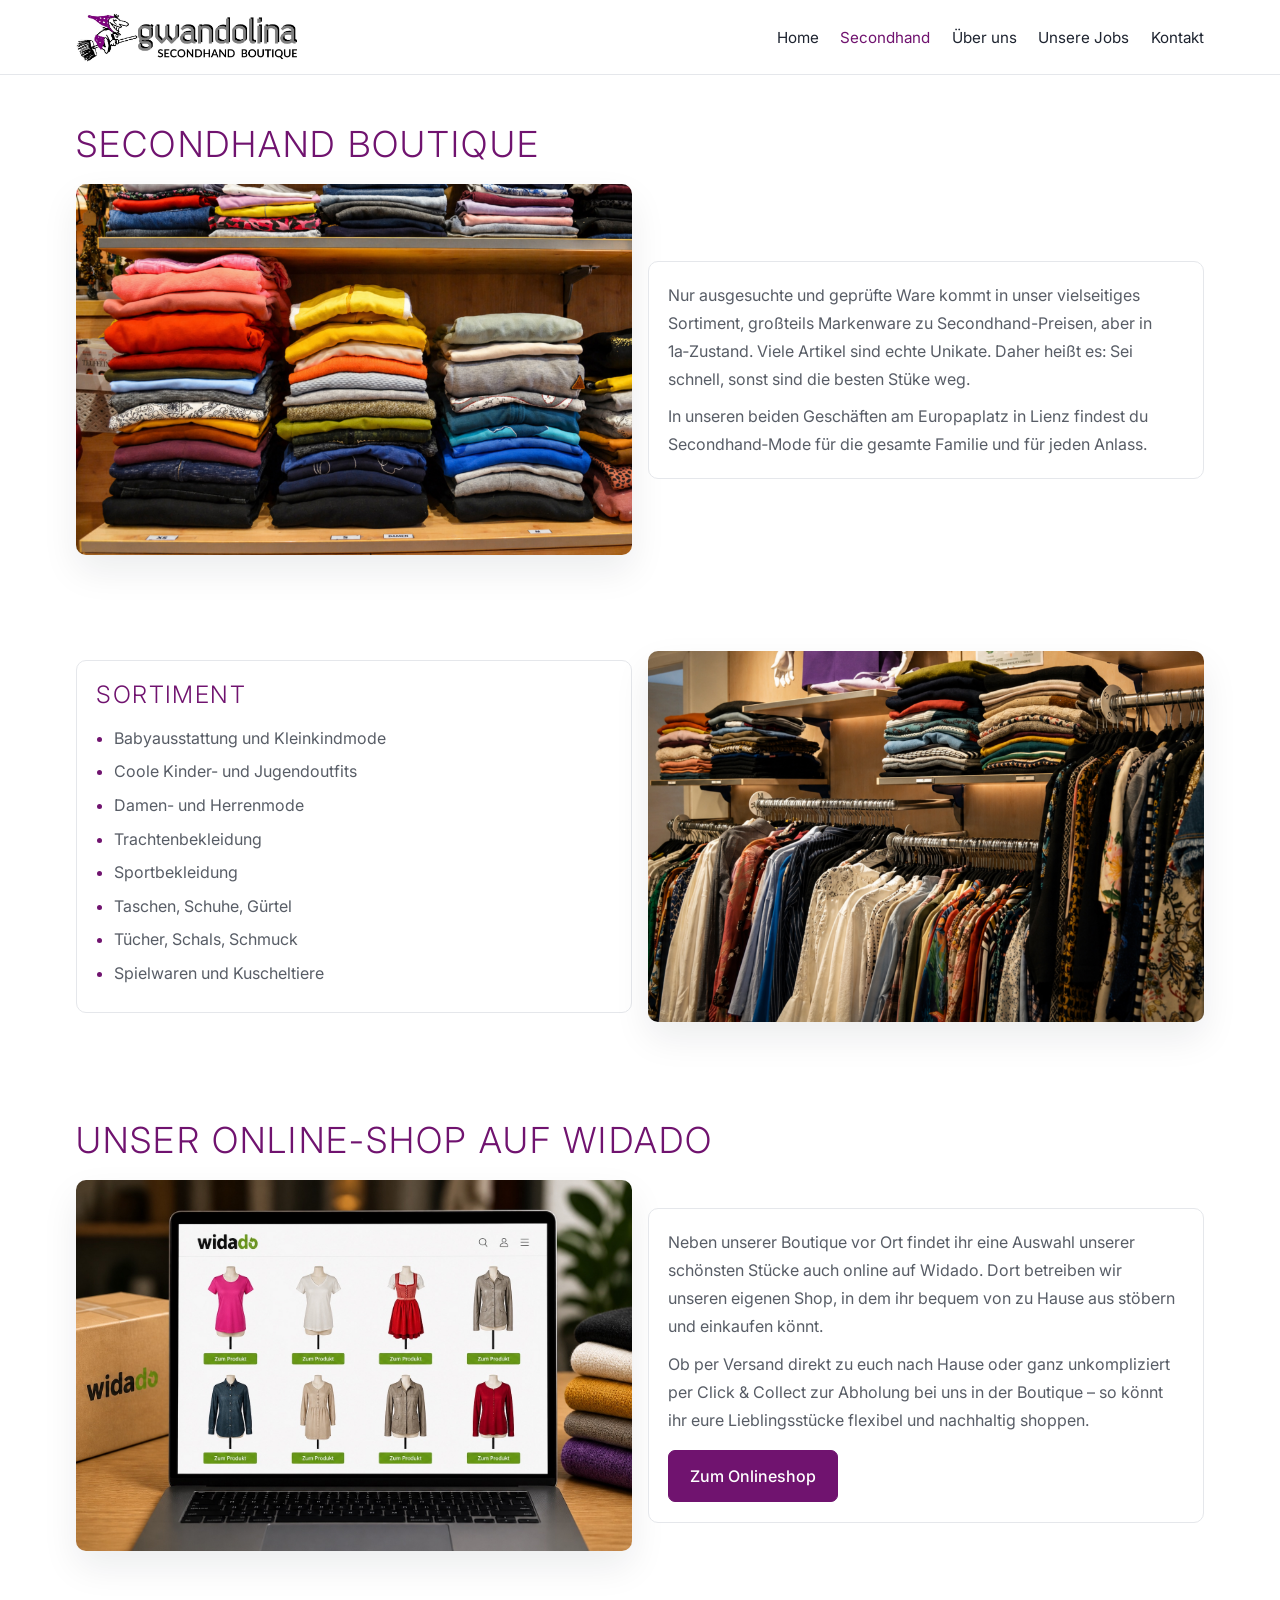
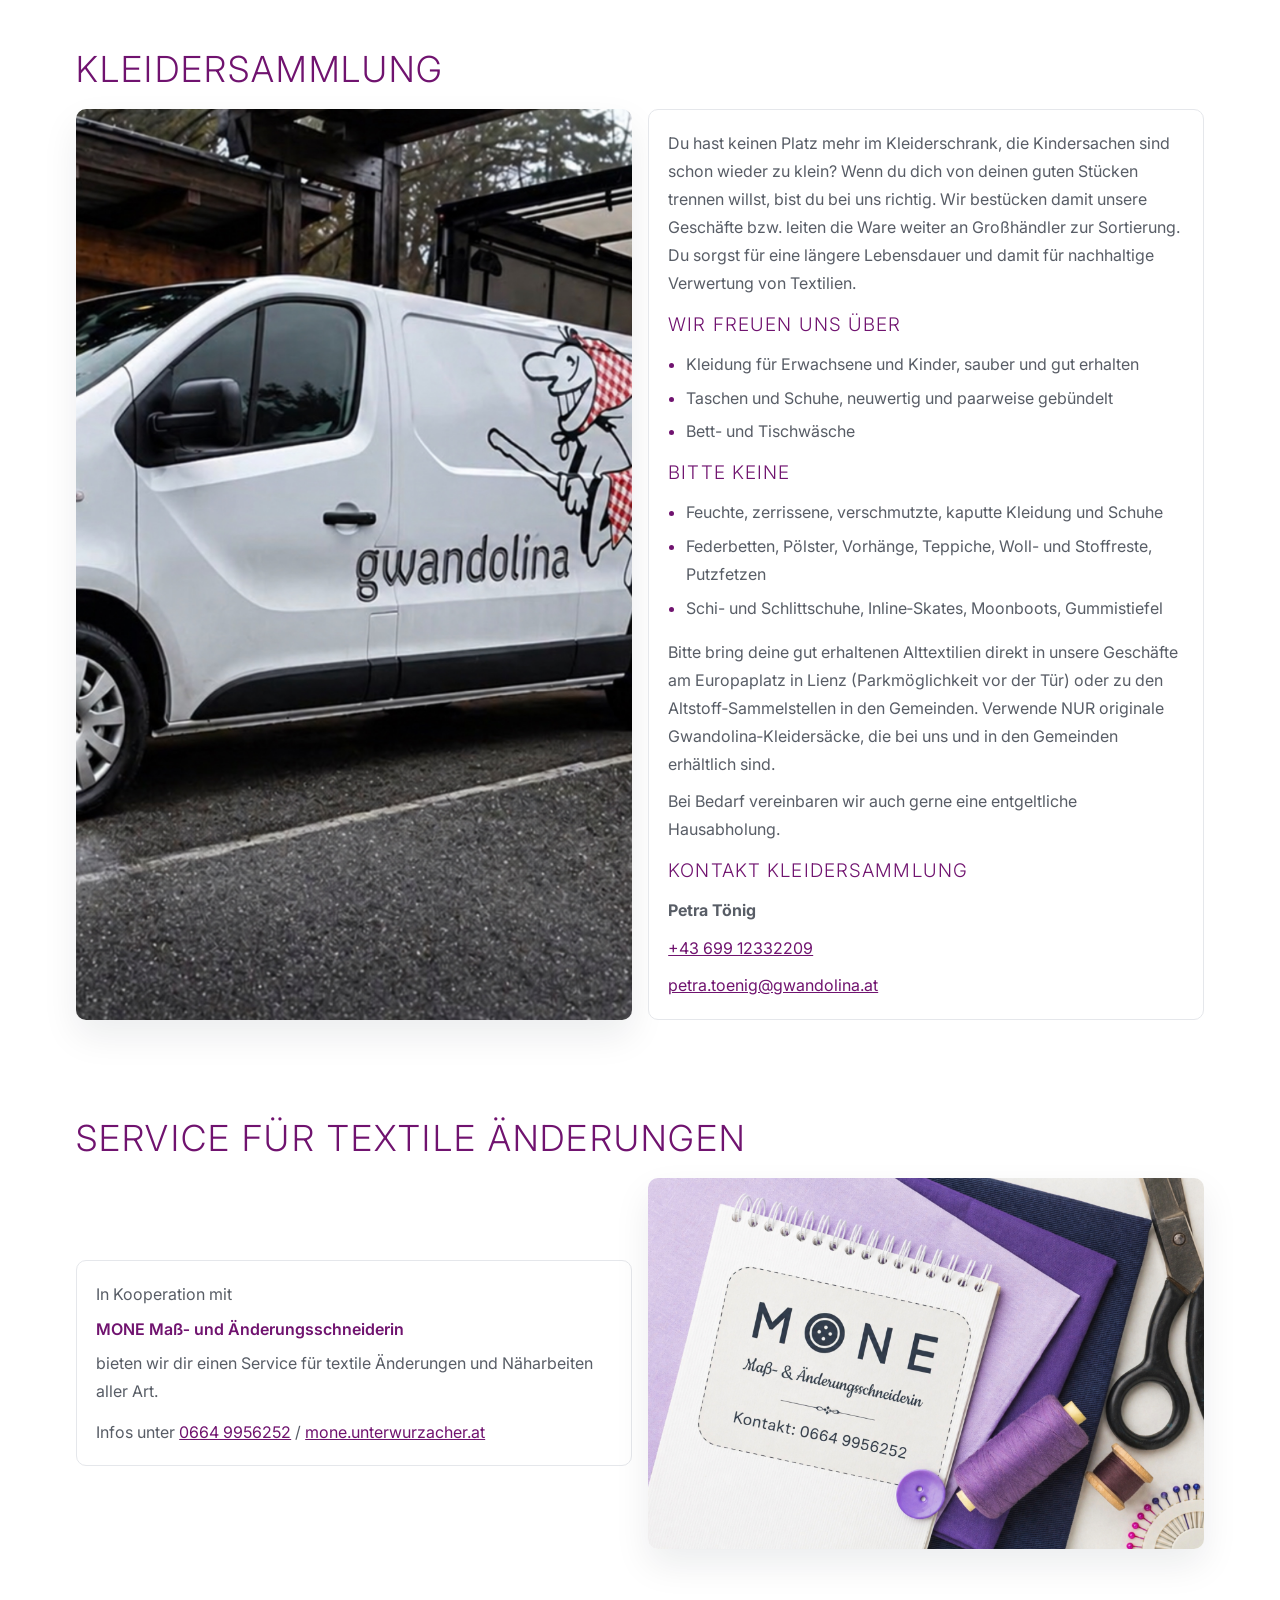
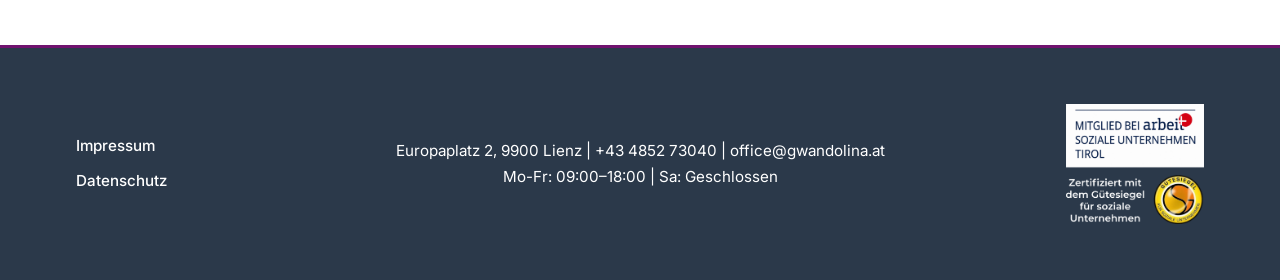
<file: secondhand.html>
<!DOCTYPE html>
<html lang="de-AT">
<head>
  <meta charset="UTF-8" />
  <meta name="viewport" content="width=device-width, initial-scale=1.0" />
  <meta name="description" content="Secondhand bei Gwandolina: Boutique, Sortiment, Kleidersammlung und Service fur textile Anderungen." />
  <title>Secondhand | Gwandolina</title>
  <link rel="icon" href="images/Gwandolina%20PHOTOS/gwandolina_hexe.jpg" type="image/jpeg" />
  <link rel="preconnect" href="https://fonts.googleapis.com" />
  <link rel="preconnect" href="https://fonts.gstatic.com" crossorigin />
  <link href="https://fonts.googleapis.com/css2?family=Inter:wght@300;400;500;600&display=swap" rel="stylesheet" />
  <link rel="stylesheet" href="css/style.css" />
</head>
<body>
  <header class="site-header">
    <div class="container header-inner">
      <a href="index.html" class="logo" aria-label="Gwandolina Home"><img class="logo-image" src="images/Gwandolina%20PHOTOS/Logo.jpg" alt="Gwandolina" /></a>
      <button class="nav-toggle" aria-label="Menü öffnen" aria-expanded="false" aria-controls="main-nav"><span class="hamburger"></span></button>
      <nav id="main-nav" class="main-nav" aria-label="Hauptnavigation">
        <ul>
          <li><a href="index.html">Home</a></li>
          <li><a href="secondhand.html">Secondhand</a></li>
          <li><a href="ueber-uns.html">Über uns</a></li>
          <li><a href="jobs.html">Unsere Jobs</a></li>
          <li><a href="kontakt.html">Kontakt</a></li>
        </ul>
      </nav>
    </div>
  </header>

  <main>
    <section class="section">
      <div class="container">
        <h1 class="section-title">Secondhand Boutique</h1>
        <div class="ImageTextSection">
          <img class="media-box" src="images/Gwandolina%20PHOTOS/Secondhand%20Boutique2.jpg" alt="Secondhand Boutique" loading="lazy" />
          <div class="text-panel TextBlock">
            <p>Nur ausgesuchte und geprüfte Ware kommt in unser vielseitiges Sortiment, großteils Markenware zu Secondhand-Preisen, aber in 1a‑Zustand. Viele Artikel sind echte Unikate. Daher heißt es: Sei schnell, sonst sind die besten Stüke weg.</p>
            <p style="margin-top:0.6rem;">In unseren beiden Geschäften am Europaplatz in Lienz findest du Secondhand‑Mode für die gesamte Familie und für jeden Anlass.</p>
          </div>
        </div>
      </div>
    </section>

    <section class="section" id="sortiment">
      <div class="container">
        <div class="ImageTextSection">
          <div class="text-panel TextBlock">
            <h2>Sortiment</h2>
            <ul class="bullet-purple">
              <li>Babyausstattung und Kleinkindmode</li>
              <li>Coole Kinder- und Jugendoutfits</li>
              <li>Damen- und Herrenmode</li>
              <li>Trachtenbekleidung</li>
              <li>Sportbekleidung</li>
              <li>Taschen, Schuhe, Gürtel</li>
              <li>Tücher, Schals, Schmuck</li>
              <li>Spielwaren und Kuscheltiere</li>
            </ul>
          </div>
          <img class="media-box" src="images/Gwandolina%20PHOTOS/Sortiment.jpg" alt="Sortiment" loading="lazy" />
        </div>
      </div>
    </section>

    <section class="section" id="widado">
      <div class="container">
        <h2 class="section-title">Unser Online-Shop auf Widado</h2>
        <div class="ImageTextSection">
          <img class="media-box" src="images/Gwandolina%20PHOTOS/widado_shop_view.png" alt="Widado Online-Shop" loading="lazy" style="object-fit: contain; background: var(--white);" />
          <div class="text-panel TextBlock">
            <p>Neben unserer Boutique vor Ort findet ihr eine Auswahl unserer schönsten Stücke auch online auf Widado. Dort betreiben wir unseren eigenen Shop, in dem ihr bequem von zu Hause aus stöbern und einkaufen könnt.</p>
            <p style="margin-top:0.6rem;">Ob per Versand direkt zu euch nach Hause oder ganz unkompliziert per Click &amp; Collect zur Abholung bei uns in der Boutique – so könnt ihr eure Lieblingsstücke flexibel und nachhaltig shoppen.</p>
            <p style="margin-top:1rem;"><a class="btn" href="https://www.widado.com/s/gwandolina" target="_blank" rel="noopener noreferrer">Zum Onlineshop</a></p>
          </div>
        </div>
      </div>
    </section>

    <section class="section" id="kleidersammlung">
      <div class="container">
        <h2 class="section-title">Kleidersammlung</h2>
        <div class="ImageTextSection">
          <img class="media-box" src="images/Gwandolina%20PHOTOS/Kleidersammlung.jpg" alt="Kleidersammlung" loading="lazy" />
          <div class="text-panel TextBlock">
            <p>Du hast keinen Platz mehr im Kleiderschrank, die Kindersachen sind schon wieder zu klein? Wenn du dich von deinen guten Stücken trennen willst, bist du bei uns richtig. Wir bestücken damit unsere Geschäfte bzw. leiten die Ware weiter an Großhändler zur Sortierung. Du sorgst für eine längere Lebensdauer und damit für nachhaltige Verwertung von Textilien.</p>
            <h3 style="margin-top:1rem;">Wir freuen uns über</h3>
            <ul class="bullet-purple">
              <li>Kleidung für Erwachsene und Kinder, sauber und gut erhalten</li>
              <li>Taschen und Schuhe, neuwertig und paarweise gebündelt</li>
              <li>Bett- und Tischwäsche</li>
            </ul>
            <h3 style="margin-top:1rem;">Bitte keine</h3>
            <ul class="bullet-purple">
              <li>Feuchte, zerrissene, verschmutzte, kaputte Kleidung und Schuhe</li>
              <li>Federbetten, Pölster, Vorhänge, Teppiche, Woll- und Stoffreste, Putzfetzen</li>
              <li>Schi- und Schlittschuhe, Inline‑Skates, Moonboots, Gummistiefel</li>
            </ul>
            <p style="margin-top:1rem;">Bitte bring deine gut erhaltenen Alttextilien direkt in unsere Geschäfte am Europaplatz in Lienz (Parkmöglichkeit vor der Tür) oder zu den Altstoff‑Sammelstellen in den Gemeinden. Verwende NUR originale Gwandolina‑Kleidersäcke, die bei uns und in den Gemeinden erhältlich sind.</p>
            <p style="margin-top:0.6rem;">Bei Bedarf vereinbaren wir auch gerne eine entgeltliche Hausabholung.</p>
            <h3 style="margin-top:1rem;">Kontakt Kleidersammlung</h3>
            <p><strong>Petra Tönig</strong></p>
            <p><a href="tel:+4369912332209">+43 699 12332209</a></p>
            <p><a href="mailto:petra.toenig@gwandolina.at">petra.toenig@gwandolina.at</a></p>
          </div>
        </div>
      </div>
    </section>

    <section class="section" id="textilaenderungen">
      <div class="container">
        <h2 class="section-title">Service für textile Änderungen</h2>
        <div class="ImageTextSection">
          <div class="text-panel TextBlock">
            <p>In Kooperation mit</p>
            <p style="margin-top:0.4rem;font-weight:600;color:var(--purple);">MONE Maß‑ und Änderungsschneiderin</p>
            <p style="margin-top:0.4rem;">bieten wir dir einen Service für textile Änderungen und Näharbeiten aller Art.</p>
            <p style="margin-top:0.8rem;">Infos unter <a href="tel:+436649956252">0664 9956252</a> / <a href="https://mone.unterwurzacher.at/" target="_blank" rel="noopener noreferrer">mone.unterwurzacher.at</a></p>
          </div>
          <img class="media-box" src="images/Gwandolina%20PHOTOS/Mone.jpg" alt="Service für textile Änderungen" loading="lazy" />
        </div>
      </div>
    </section>
  </main>

  <footer class="site-footer">
    <div class="container footer-grid">
      <div class="footer-links">
        <p><a href="impressum.html">Impressum</a></p>
        <p><a href="datenschutz.html">Datenschutz</a></p>
      </div>
      <div class="footer-info">
        <p>Europaplatz 2, 9900 Lienz | <a href="tel:+43485273040">+43 4852 73040</a> | <a href="mailto:office@gwandolina.at">office@gwandolina.at</a></p>
        <p>Mo-Fr: 09:00–18:00 | Sa: Geschlossen</p>
      </div>
      <div class="footer-right">
        <img src="images/Gwandolina%20PHOTOS/footer%20right%20image.png" alt="" loading="lazy" />
      </div>
    </div>
  </footer>

  <button class="back-to-top" aria-label="Nach oben">↑</button>
  <script src="js/main.js"></script>
</body>
</html>
</file>
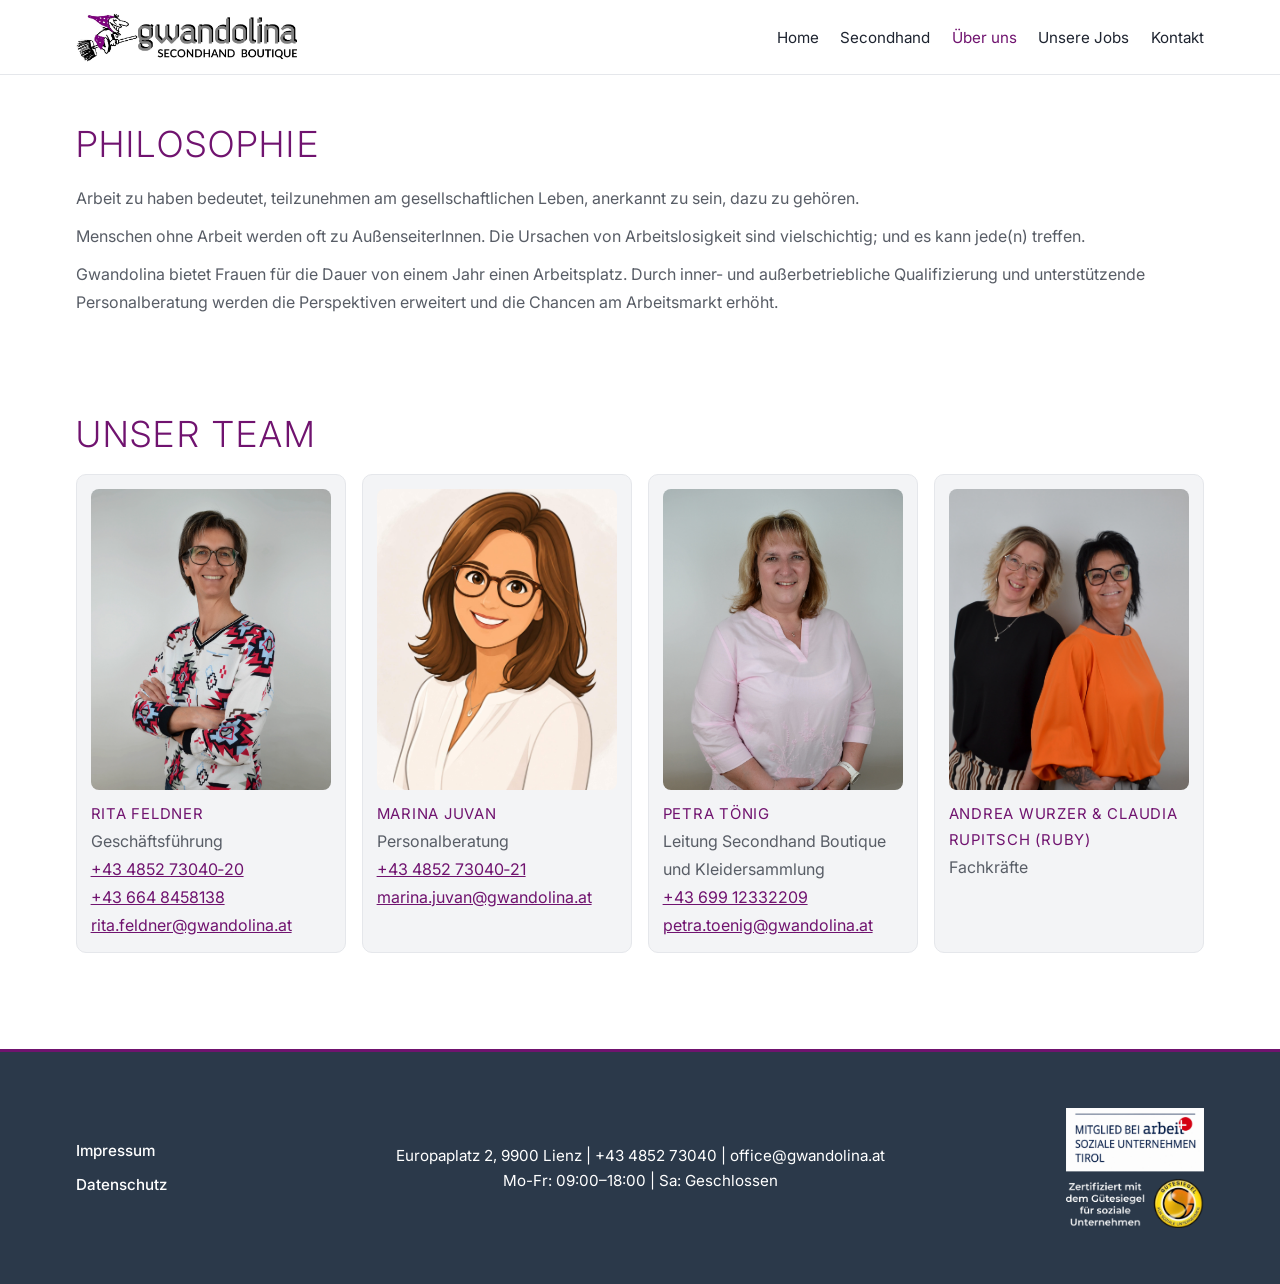
<file: ueber-uns.html>
<!DOCTYPE html>
<html lang="de-AT">
<head>
  <meta charset="UTF-8" />
  <meta name="viewport" content="width=device-width, initial-scale=1.0" />
  <meta name="description" content="Unser Team bei Gwandolina in Lienz." />
  <title>Über uns | Gwandolina</title>
  <link rel="icon" href="images/Gwandolina%20PHOTOS/gwandolina_hexe.jpg" type="image/jpeg" />
  <link rel="preconnect" href="https://fonts.googleapis.com" />
  <link rel="preconnect" href="https://fonts.gstatic.com" crossorigin />
  <link href="https://fonts.googleapis.com/css2?family=Inter:wght@300;400;500;600&display=swap" rel="stylesheet" />
  <link rel="stylesheet" href="css/style.css" />
</head>
<body>
  <header class="site-header">
    <div class="container header-inner">
      <a href="index.html" class="logo" aria-label="Gwandolina Home"><img class="logo-image" src="images/Gwandolina%20PHOTOS/Logo.jpg" alt="Gwandolina" /></a>
      <button class="nav-toggle" aria-label="Menü öffnen" aria-expanded="false" aria-controls="main-nav"><span class="hamburger"></span></button>
      <nav id="main-nav" class="main-nav" aria-label="Hauptnavigation">
        <ul>
          <li><a href="index.html">Home</a></li>
          <li><a href="secondhand.html">Secondhand</a></li>
          <li><a href="ueber-uns.html">Über uns</a></li>
          <li><a href="jobs.html">Unsere Jobs</a></li>
          <li><a href="kontakt.html">Kontakt</a></li>
        </ul>
      </nav>
    </div>
  </header>

  <main>
    <section class="section">
      <div class="container TextBlock">
        <h1 class="section-title">Philosophie</h1>
        <p>Arbeit zu haben bedeutet, teilzunehmen am gesellschaftlichen Leben, anerkannt zu sein, dazu zu gehören.</p>
        <p>Menschen ohne Arbeit werden oft zu AußenseiterInnen. Die Ursachen von Arbeitslosigkeit sind vielschichtig; und es kann jede(n) treffen.</p>
        <p>Gwandolina bietet Frauen für die Dauer von einem Jahr einen Arbeitsplatz. Durch inner- und außerbetriebliche Qualifizierung und unterstützende Personalberatung werden die Perspektiven erweitert und die Chancen am Arbeitsmarkt erhöht.</p>
      </div>
    </section>

    <section class="section">
      <div class="container">
        <h1 class="section-title">Unser Team</h1>
        <div class="TeamGrid">
          <article class="team-card">
            <img class="team-photo" src="images/Gwandolina%20PHOTOS/Rita%20Feldner.jpg" alt="Rita Feldner" loading="lazy" />
            <p class="team-name">Rita Feldner</p>
            <p>Geschäftsführung</p>
            <p><a href="tel:+4348527304020">+43 4852 73040‑20</a></p>
            <p><a href="tel:+436648458138">+43 664 8458138</a></p>
            <p><a href="mailto:rita.feldner@gwandolina.at">rita.feldner@gwandolina.at</a></p>
          </article>
          <article class="team-card">
            <img class="team-photo" src="images/Gwandolina%20PHOTOS/Marina%20Juvan.jpg" alt="Marina Juvan" loading="lazy" />
            <p class="team-name">Marina Juvan</p>
            <p>Personalberatung</p>
            <p><a href="tel:+4348527304021">+43 4852 73040‑21</a></p>
            <p><a href="mailto:marina.juvan@gwandolina.at">marina.juvan@gwandolina.at</a></p>
          </article>
          <article class="team-card">
            <img class="team-photo" src="images/Gwandolina%20PHOTOS/Petra%20T%C3%B6nig.jpg" alt="Petra Tönig" loading="lazy" />
            <p class="team-name">Petra Tönig</p>
            <p>Leitung Secondhand Boutique und Kleidersammlung</p>
            <p><a href="tel:+4369912332209">+43 699 12332209</a></p>
            <p><a href="mailto:petra.toenig@gwandolina.at">petra.toenig@gwandolina.at</a></p>
          </article>
          <article class="team-card">
            <img class="team-photo" src="images/Gwandolina%20PHOTOS/Andrea%20%26%20Ruby.jpg" alt="Andrea Wurzer und Claudia Rupitsch (Ruby)" loading="lazy" />
            <p class="team-name">Andrea Wurzer &amp; Claudia Rupitsch (Ruby)</p>
            <p>Fachkräfte</p>
          </article>
        </div>
      </div>
    </section>
  </main>

  <footer class="site-footer">
    <div class="container footer-grid">
      <div class="footer-links">
        <p><a href="impressum.html">Impressum</a></p>
        <p><a href="datenschutz.html">Datenschutz</a></p>
      </div>
      <div class="footer-info">
        <p>Europaplatz 2, 9900 Lienz | <a href="tel:+43485273040">+43 4852 73040</a> | <a href="mailto:office@gwandolina.at">office@gwandolina.at</a></p>
        <p>Mo-Fr: 09:00–18:00 | Sa: Geschlossen</p>
      </div>
      <div class="footer-right">
        <img src="images/Gwandolina%20PHOTOS/footer%20right%20image.png" alt="" loading="lazy" />
      </div>
    </div>
  </footer>

  <script src="js/main.js"></script>
</body>
</html>
</file>
<file: css/style.css>
/* ===================================================
   Gwandolina v2 - layout and components
   =================================================== */

:root {
  --purple: #70136F;
  --purple-dark: #4F0D4E;
  --purple-soft: #EFE3F2;
  --white: #FFFFFF;
  --light-gray: #F3F4F6;
  --text-gray: #585D66;
  --heading: #70136F;
  --footer-bg: #2B394A;
  --footer-text: #E6EDF6;
  --border: #E5E7EB;

  --font: 'Inter', system-ui, sans-serif;
  --max-width: 1160px;
  --space: 3rem;
  --radius: 10px;
  --shadow: 0 16px 36px rgba(19, 27, 39, 0.08);
}

*, *::before, *::after {
  box-sizing: border-box;
  margin: 0;
  padding: 0;
}

html {
  font-size: 16px;
  scroll-behavior: smooth;
}

body {
  font-family: var(--font);
  color: var(--text-gray);
  line-height: 1.75;
  background: var(--white);
  padding-top: 74px;
}

a {
  color: var(--purple);
}

h1, h2, h3 {
  font-family: var(--font);
  text-transform: uppercase;
  letter-spacing: 0.06em;
  color: var(--heading);
  font-weight: 300;
  line-height: 1.25;
}

p, li {
  color: var(--text-gray);
}

.container {
  width: 100%;
  max-width: var(--max-width);
  margin-inline: auto;
  padding-inline: 1rem;
}

.section {
  padding-block: var(--space);
}

.section-title {
  font-size: clamp(1.6rem, 2.8vw, 2.4rem);
  margin-bottom: 1.1rem;
}

.centered {
  text-align: center;
}

.small-note {
  font-size: 0.92rem;
}

.btn {
  display: inline-block;
  border: 1px solid var(--purple);
  background: var(--purple);
  color: var(--white);
  text-decoration: none;
  border-radius: 7px;
  padding: 0.7rem 1.3rem;
  font-weight: 500;
}

.btn:hover,
.btn:focus-visible {
  background: var(--purple-dark);
  border-color: var(--purple-dark);
}

.btn-outline {
  background: transparent;
  color: var(--purple);
}

.btn-outline:hover,
.btn-outline:focus-visible {
  background: var(--purple-soft);
}

.site-header {
  position: fixed;
  top: 0;
  left: 0;
  right: 0;
  z-index: 1000;
  background: var(--white);
  border-bottom: 1px solid var(--border);
}

.header-inner {
  min-height: 74px;
  display: flex;
  align-items: center;
  justify-content: space-between;
}

.logo {
  display: inline-flex;
  align-items: center;
  text-decoration: none;
}

.logo-image {
  display: block;
  height: 50px;
  width: auto;
  border-radius: 6px;
}

.main-nav ul {
  list-style: none;
  display: flex;
  gap: 1.35rem;
}

.main-nav a {
  color: #1E2430;
  text-decoration: none;
  font-size: 0.95rem;
}

.main-nav a.active,
.main-nav a:hover,
.main-nav a:focus-visible {
  color: var(--purple);
}

.nav-toggle {
  display: none;
  border: none;
  background: transparent;
}

.hamburger,
.hamburger::before,
.hamburger::after {
  display: block;
  width: 24px;
  height: 2px;
  background: var(--purple);
  border-radius: 2px;
}

.hamburger {
  position: relative;
}

.hamburger::before,
.hamburger::after {
  content: '';
  position: absolute;
  left: 0;
}

.hamburger::before {
  top: -7px;
}

.hamburger::after {
  top: 7px;
}

.nav-toggle[aria-expanded="true"] .hamburger {
  background: transparent;
}

.nav-toggle[aria-expanded="true"] .hamburger::before {
  transform: translateY(7px) rotate(45deg);
}

.nav-toggle[aria-expanded="true"] .hamburger::after {
  transform: translateY(-7px) rotate(-45deg);
}

/* Reusable components */
.Hero {
  position: relative;
  min-height: clamp(360px, 58vh, 640px);
  display: grid;
  align-items: center;
  background: #6F5D8A url("../images/Gwandolina%20PHOTOS/Willkommen%20bei%20Gwandolina.jpg") center / cover no-repeat;
  overflow: hidden;
}

.Hero::before {
  content: '';
  position: absolute;
  inset: 0;
  background: linear-gradient(to top, rgba(14, 18, 28, 0.62), rgba(14, 18, 28, 0.14));
}

.Hero-content {
  position: relative;
  z-index: 1;
  padding-block: clamp(2rem, 6vh, 4rem);
  text-align: center;
}

.Hero h1 {
  color: var(--white);
  font-size: clamp(1.9rem, 5vw, 3.2rem);
  margin-bottom: 0.4rem;
}

.Hero p {
  color: #F3F5FA;
}

.LogoStrip {
  padding-block: 1.4rem;
  border-bottom: 1px solid var(--border);
}

.logo-strip-grid {
  display: grid;
  gap: 0.75rem;
  grid-template-columns: repeat(2, 1fr);
}

.logo-pill {
  background: var(--light-gray);
  border: 1px solid var(--border);
  border-radius: 999px;
  padding: 0.65rem 0.9rem;
  text-align: center;
  color: #495160;
  font-size: 0.9rem;
}

.SocialLinks {
  margin-top: 0.85rem;
  display: flex;
  flex-wrap: wrap;
  gap: 0.65rem;
  justify-content: center;
}

.btn-social {
  display: inline-flex;
  align-items: center;
  gap: 0.45rem;
  background: transparent;
  color: var(--purple);
  border: 1px solid var(--purple);
  border-radius: 7px;
  padding: 0.6rem 1.1rem;
  text-decoration: none;
  font-weight: 500;
  font-size: 0.95rem;
}

.btn-social:hover,
.btn-social:focus-visible {
  background: var(--purple-soft);
}

.ImageTextSection {
  display: grid;
  gap: 1rem;
}

.media-box {
  min-height: 280px;
  border-radius: var(--radius);
  background: linear-gradient(135deg, #D6C5E0, #B8C0D2);
  box-shadow: var(--shadow);
}

img.media-box {
  display: block;
  width: 100%;
  height: 100%;
  min-height: 280px;
  object-fit: cover;
}

.text-panel {
  background: var(--light-gray);
  border: 1px solid var(--border);
  border-radius: var(--radius);
  padding: 1.2rem;
}

.TextBlock {
  background: var(--white);
}

.TextBlock h2,
.TextBlock h3 {
  margin-bottom: 0.85rem;
}

.TextBlock p + p {
  margin-top: 0.6rem;
}

.what-grid {
  display: grid;
  gap: 1rem;
}

.what-card {
  display: block;
  text-decoration: none;
  border-radius: var(--radius);
  overflow: hidden;
  border: 1px solid var(--border);
  background: var(--white);
  box-shadow: var(--shadow);
}

.what-card-media {
  height: 210px;
  background: linear-gradient(135deg, #D7CCE2, #B8C3D5);
}

img.what-card-media {
  display: block;
  width: 100%;
  height: 210px;
  object-fit: cover;
}

.what-card span {
  display: block;
  padding: 0.8rem;
  text-transform: uppercase;
  letter-spacing: 0.05em;
  color: var(--purple);
  font-size: 0.95rem;
}

.collaboration-block {
  margin-top: 1.2rem;
  padding: 1rem 1.2rem;
  border: 1px solid var(--border);
  border-radius: var(--radius);
  background: linear-gradient(180deg, #FFFFFF, #F8F5FA);
  text-align: center;
}

.collaboration-label {
  margin-bottom: 0.7rem;
  color: var(--purple);
  text-transform: uppercase;
  letter-spacing: 0.06em;
  font-size: 0.88rem;
  font-weight: 500;
}

.collaboration-logo {
  display: block;
  width: min(100%, 560px);
  margin-inline: auto;
  height: auto;
  object-fit: contain;
}

.bullet-purple {
  padding-left: 1.1rem;
}

.bullet-purple li {
  margin-bottom: 0.35rem;
}

.bullet-purple li::marker {
  color: var(--purple);
}

.OpeningHoursHighlight {
  background: var(--purple);
  color: var(--white);
  border-radius: var(--radius);
  padding: 1.4rem;
}

.OpeningHoursHighlight h2,
.OpeningHoursHighlight p,
.OpeningHoursHighlight li {
  color: var(--white);
}

.TeamGrid {
  display: grid;
  gap: 1rem;
}

.team-card {
  border: 1px solid var(--border);
  background: var(--light-gray);
  border-radius: var(--radius);
  padding: 0.85rem;
}

.team-photo {
  aspect-ratio: 4 / 5;
  border-radius: 8px;
  background: linear-gradient(135deg, #D6DCE7, #C8CEDA);
  margin-bottom: 0.7rem;
}

img.team-photo {
  display: block;
  width: 100%;
  object-fit: cover;
}

.team-photo-empty {
  border: 1px dashed #C9CED9;
  background: #EEF1F6;
}

.team-name {
  color: var(--purple);
  text-transform: uppercase;
  letter-spacing: 0.05em;
  font-size: 0.93rem;
}

.legal-text h2 {
  margin-top: 1.4rem;
  margin-bottom: 0.4rem;
  font-size: 1.1rem;
}

.site-footer {
  margin-top: 3rem;
  background: var(--footer-bg);
  color: #ffffff;
  padding-block: 3.5rem;
  border-top: 3px solid var(--purple);
  font-size: 0.95rem;
}

.site-footer p,
.site-footer li,
.site-footer h1,
.site-footer h2,
.site-footer h3 {
  color: #ffffff;
}

.site-footer a {
  color: #ffffff;
}

.footer-grid {
  display: grid;
  grid-template-columns: 1fr 2fr 1fr;
  gap: 2rem 2.5rem;
  align-items: center;
}

.footer-links {
  display: flex;
  flex-direction: column;
  gap: 0.5rem;
}

.footer-links a {
  color: #ffffff;
  text-decoration: none;
  font-weight: 500;
  transition: color 0.2s, text-underline-offset 0.2s;
}

.footer-links a:hover {
  color: var(--purple-soft);
  text-decoration: underline;
  text-underline-offset: 3px;
}

.footer-links a:focus-visible {
  color: var(--purple-soft);
  text-decoration: underline;
  text-underline-offset: 3px;
  outline: 2px solid var(--purple-soft);
  outline-offset: 3px;
  border-radius: 2px;
}

.footer-info {
  text-align: center;
}

.footer-info p {
  color: #ffffff;
  line-height: 1.7;
}

.footer-info a {
  color: #ffffff;
  text-decoration: none;
  transition: color 0.2s;
}

.footer-info a:hover {
  color: var(--purple-soft);
  text-decoration: underline;
  text-underline-offset: 3px;
}

.footer-right {
  display: flex;
  justify-content: flex-end;
  align-items: stretch;
  align-self: stretch;
}

.footer-right img {
  height: 100%;
  max-height: 120px;
  width: auto;
  object-fit: contain;
}

@media (max-width: 768px) {
  .footer-grid {
    grid-template-columns: 1fr;
  }

  .footer-right {
    justify-content: center;
  }
}

.footer-contact {
  color: #ffffff;
  text-align: center;
  line-height: 1.8;              /* bedre luftighet mellom linjene */
  font-size: 0.95rem;
}

.footer-contact a {
  color: #ffffff;
  text-decoration: none;
  font-weight: 500;
  transition: color 0.2s, text-underline-offset 0.2s;
}

.footer-contact a:hover {
  color: var(--purple-soft);
  text-decoration: underline;
  text-underline-offset: 3px;
}

.footer-contact a:focus-visible {
  color: var(--purple-soft);
  text-decoration: underline;
  text-underline-offset: 3px;
  outline: 2px solid var(--purple-soft);
  outline-offset: 3px;
  border-radius: 2px;
}

.footer-badges {
  color: #ffffff;
  display: flex;
  flex-direction: column;
  gap: 1rem;                     /* mer luft mellom badge-radene */
  justify-self: end;
  text-align: right;
}

.footer-badge-row {
  display: flex;
  align-items: center;
  gap: 0.5rem;
  justify-content: flex-end;
  font-size: 0.9rem;             /* litt større – 0.85rem var for lite */
  line-height: 1.5;
}

.footer-badge-row img {
  flex-shrink: 0;
}

.footer-logos {
  display: grid;
  gap: 0.55rem;
  grid-template-columns: repeat(2, minmax(0, 1fr));
}

.footer-logo-box {
  background: rgba(255, 255, 255, 0.1);
  border: 1px solid rgba(255, 255, 255, 0.18);
  border-radius: 8px;
  min-height: 52px;
  display: flex;
  align-items: center;
  justify-content: center;
  color: #F3F7FF;
  font-size: 0.9rem;
}

.back-to-top {
  position: fixed;
  right: 1rem;
  bottom: 1rem;
  width: 42px;
  height: 42px;
  border: 1px solid var(--purple);
  background: var(--white);
  color: var(--purple);
  border-radius: 50%;
  display: none;
  cursor: pointer;
  font-size: 1rem;
  z-index: 1200;
}

.back-to-top.show {
  display: inline-flex;
  align-items: center;
  justify-content: center;
}

@media (min-width: 760px) {
  .logo-strip-grid {
    grid-template-columns: repeat(4, 1fr);
  }

  .ImageTextSection {
    grid-template-columns: 1fr 1fr;
    align-items: center;
  }

  .what-grid {
    grid-template-columns: repeat(2, 1fr);
  }

  .TeamGrid {
    grid-template-columns: repeat(4, 1fr);
  }

  .footer-grid {
    grid-template-columns: 1fr 2fr 1fr;
    align-items: center;
  }
}

/* mobil: venstrejuster badges og kontakt for naturlig leseflyt */
@media (max-width: 759px) {
  .footer-badges {
    justify-self: start;
    text-align: left;
  }

  .footer-badge-row {
    justify-content: flex-start;
  }

  .footer-contact {
    text-align: left;
  }
}

@media (max-width: 980px) {
  .nav-toggle {
    display: block;
  }

  .main-nav {
    display: none;
    position: absolute;
    top: 74px;
    left: 0;
    right: 0;
    background: var(--white);
    border-bottom: 1px solid var(--border);
    padding: 1rem;
  }

  .main-nav.open {
    display: block;
  }

  .main-nav ul {
    flex-direction: column;
    align-items: flex-start;
    gap: 0.75rem;
  }
}
</file>
